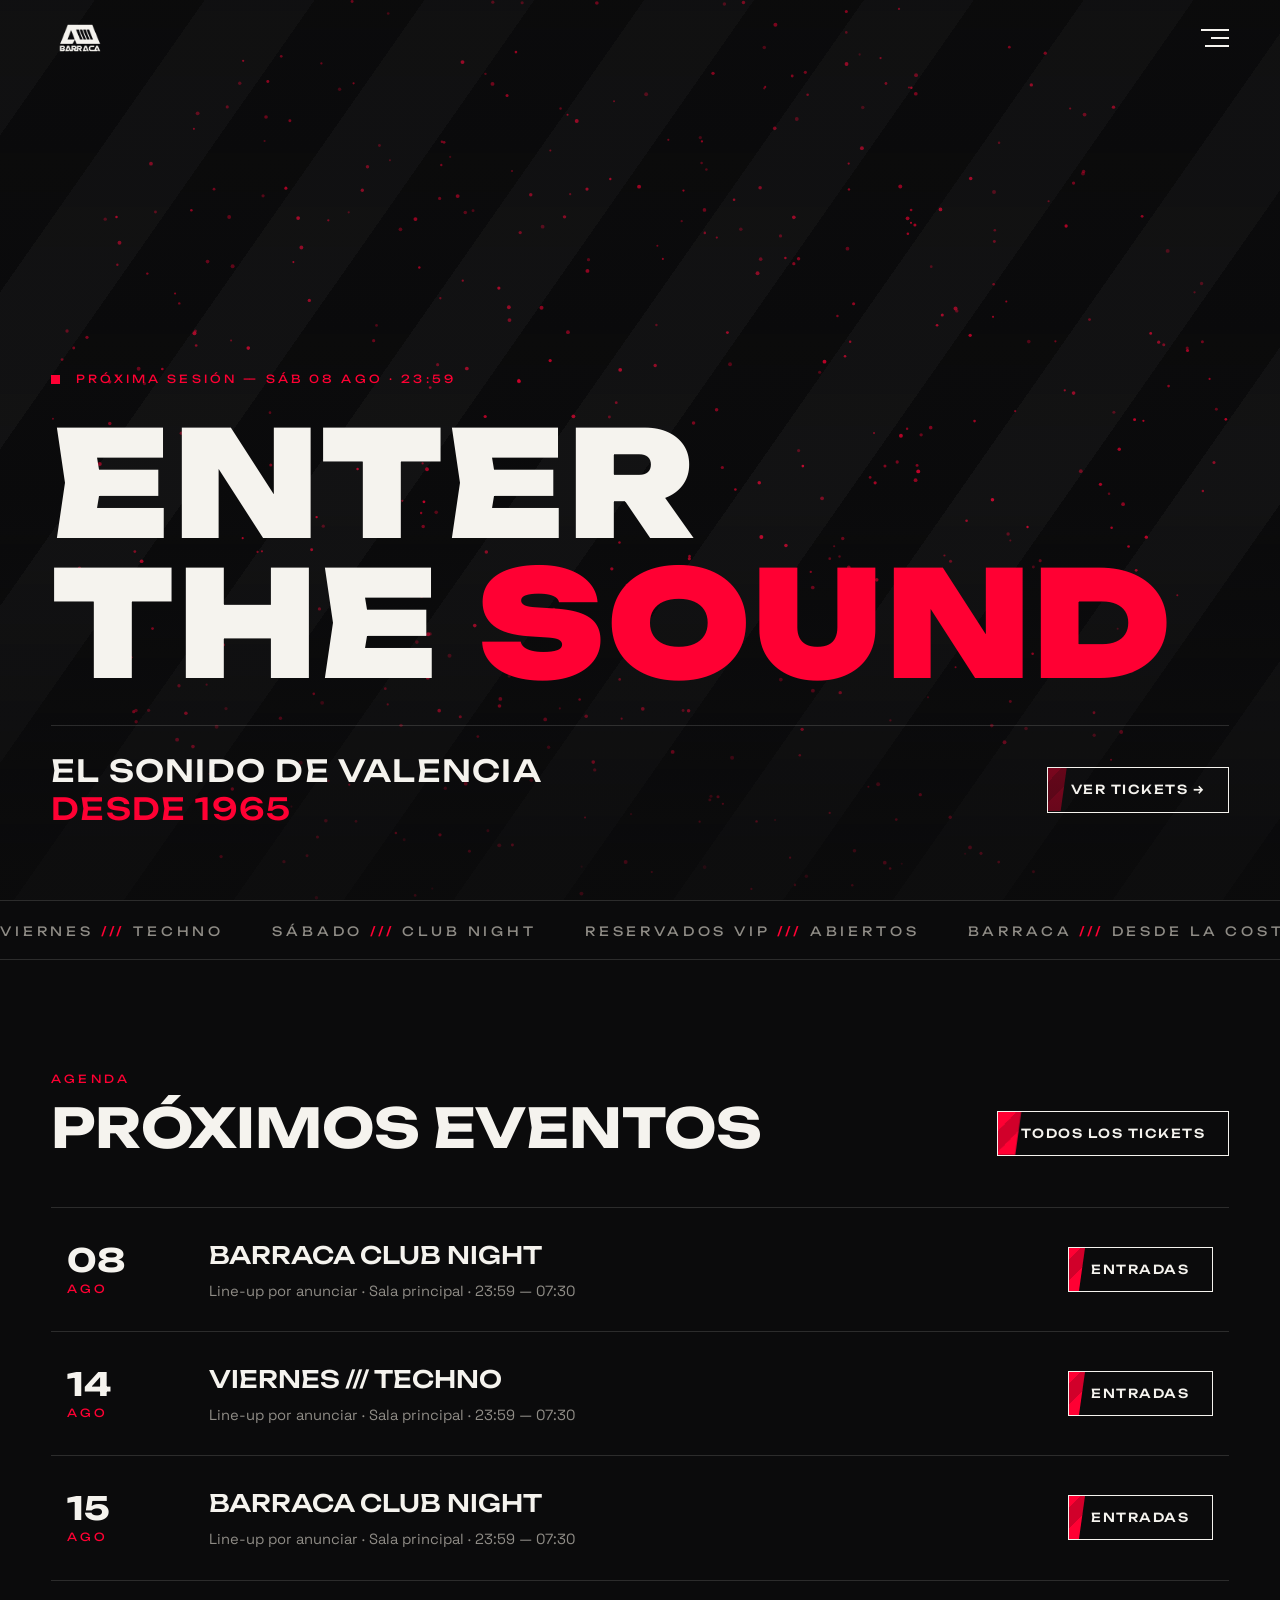
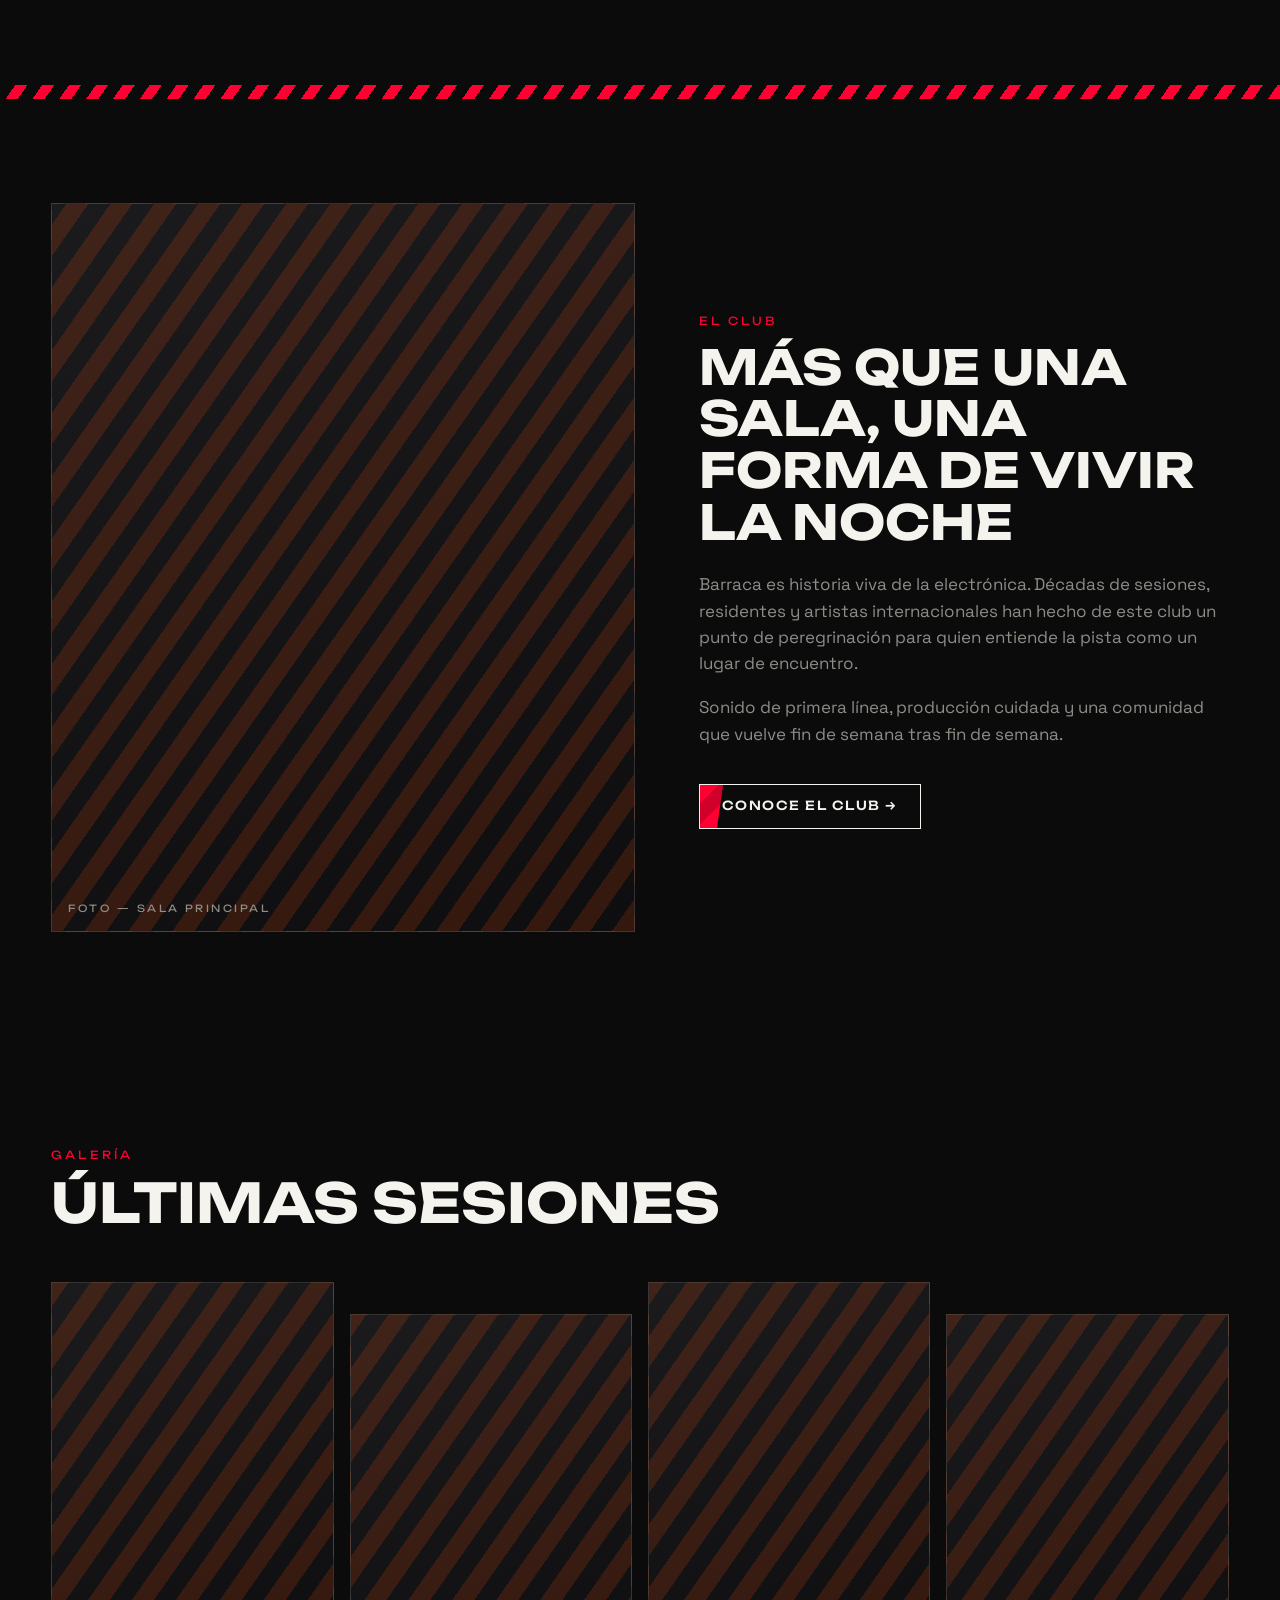
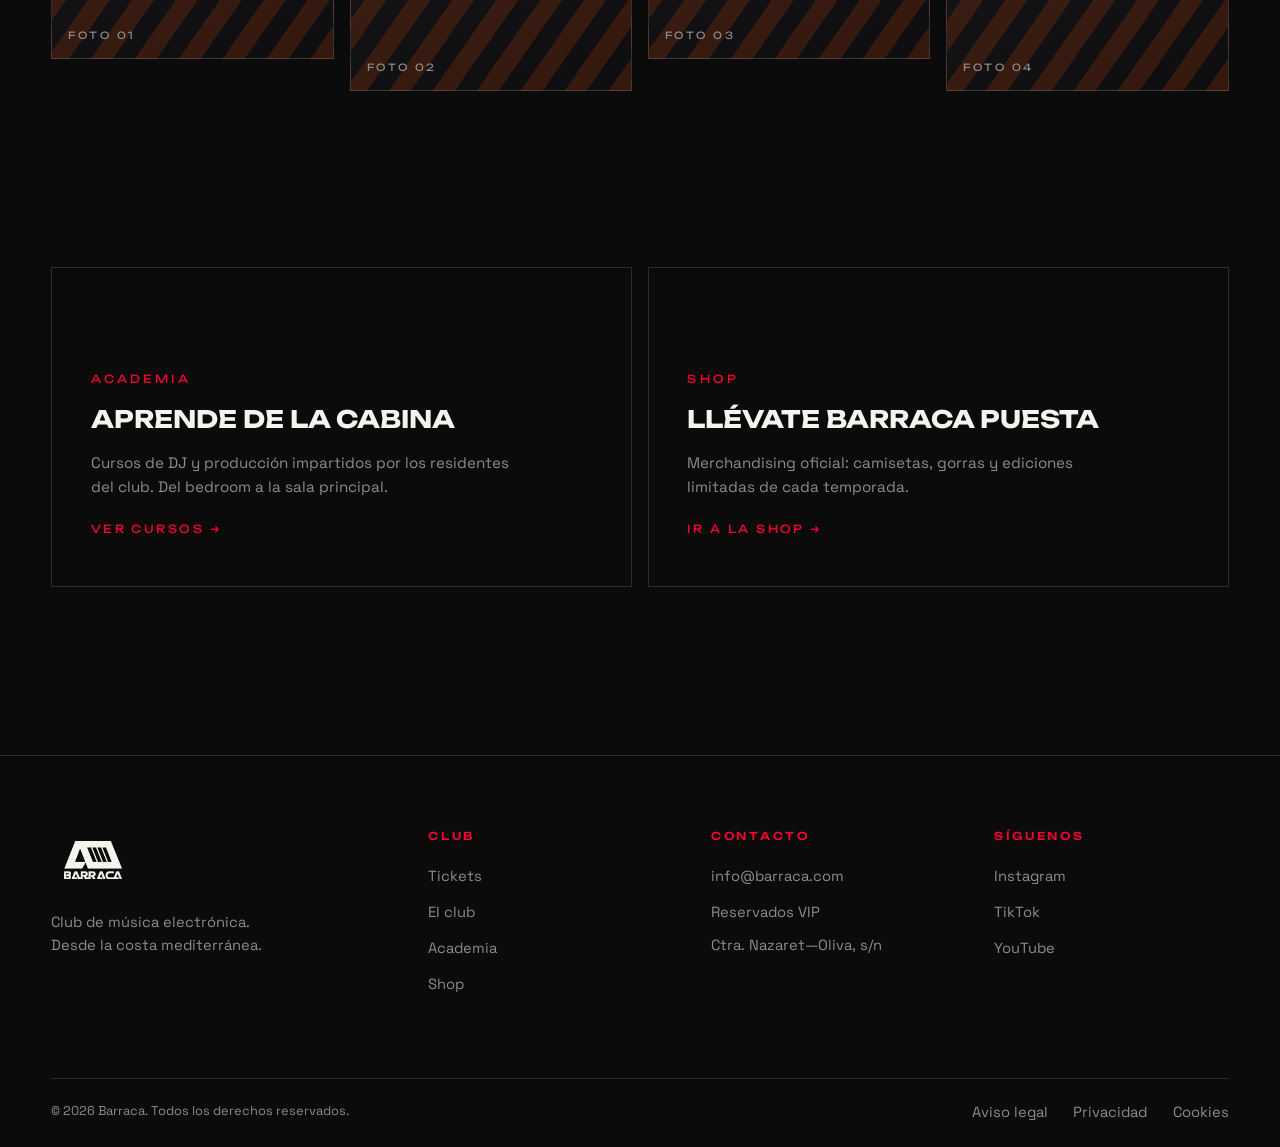
<file: index.html>
<!DOCTYPE html>
<html lang="es">

<head>
  <meta charset="UTF-8" />
  <meta name="viewport" content="width=device-width, initial-scale=1.0" />
  <title>BARRACA — Club</title>
  <meta name="description" content="Barraca. Club, música electrónica y cultura de baile. Tickets, academia y shop." />
  <link rel="icon" href="assets/logo-white.png" />
  <link rel="preconnect" href="https://fonts.googleapis.com" />
  <link rel="preconnect" href="https://fonts.gstatic.com" crossorigin />
  <link
    href="https://fonts.googleapis.com/css2?family=Unbounded:wght@400;500;700;900&family=Space+Grotesk:wght@400;500&display=swap"
    rel="stylesheet" />
  <link rel="stylesheet" href="styles.css" />
</head>

<body>

  <!-- ======== HEADER FIJO ======== -->
  <header class="header">
    <div class="header__inner">
      <a class="header__logo" href="index.html" aria-label="Barraca — inicio">
        <img src="assets/logo-white.png" alt="Barraca" />
      </a>

      <div class="menu">
        <nav class="nav" aria-label="Principal">
          <a href="tickets.html">Tickets</a>
          <a href="club.html">Club</a>
          <a href="academia.html">Academia</a>
          <a href="shop.html">Shop</a>
        </nav>

        <button class="burger" aria-label="Menú" aria-expanded="false">
          <span></span><span></span><span></span>
        </button>
      </div>
    </div>
  </header>

  <main>

    <!-- ======== HERO ======== -->
    <section class="hero">
      <div class="hero__stripes" aria-hidden="true"></div>
      <div class="hero__media" aria-hidden="true">
        <!--
          VÍDEO DE FONDO: descomenta y pon tu archivo en assets/hero.mp4
          (MP4/WebM comprimido, idealmente < 8 MB, sin audio)

        <video autoplay muted loop playsinline poster="assets/hero-poster.jpg">
          <source src="assets/hero.mp4" type="video/mp4" />
        </video>
        -->
      </div>

      <div class="hero__inner wrap">
        <div class="hero__next">
          <span class="dot" aria-hidden="true"></span>
          <span class="eyebrow">Próxima sesión — Sáb 08 Ago · 23:59</span>
        </div>

        <h1 class="hero__title">
          Enter<br />
          the <span class="fina">sound</span>
        </h1>

        <div class="hero__meta">
          <p class="hero__claim">
            El sonido de Valencia <span>desde 1965</span>
          </p>
          <a class="btn" href="tickets.html">Ver tickets →</a>
        </div>
      </div>
    </section>

    <!-- ======== MARQUEE ======== -->
    <div class="marquee" aria-hidden="true">
      <div class="marquee__track">
        <span>Viernes <b>///</b> Techno</span>
        <span>Sábado <b>///</b> Club Night</span>
        <span>Reservados VIP <b>///</b> Abiertos</span>
        <span>Barraca <b>///</b> Desde la costa</span>
        <span>Viernes <b>///</b> Techno</span>
        <span>Sábado <b>///</b> Club Night</span>
        <span>Reservados VIP <b>///</b> Abiertos</span>
        <span>Barraca <b>///</b> Desde la costa</span>
      </div>
    </div>

    <!-- ======== PRÓXIMOS EVENTOS ======== -->
    <section class="section">
      <div class="wrap">
        <div class="section__head reveal">
          <div>
            <span class="eyebrow">Agenda</span>
            <h2>Próximos eventos</h2>
          </div>
          <a class="btn" href="tickets.html">Todos los tickets</a>
        </div>

        <article class="evento reveal">
          <div class="evento__fecha">
            <span class="dia">08</span>
            <span class="mes">Ago</span>
          </div>
          <div>
            <h3 class="evento__nombre">Barraca Club Night</h3>
            <p class="evento__lineup">Line-up por anunciar · Sala principal · 23:59 — 07:30</p>
          </div>
          <a class="btn" href="tickets.html">Entradas</a>
        </article>

        <article class="evento reveal">
          <div class="evento__fecha">
            <span class="dia">14</span>
            <span class="mes">Ago</span>
          </div>
          <div>
            <h3 class="evento__nombre">Viernes /// Techno</h3>
            <p class="evento__lineup">Line-up por anunciar · Sala principal · 23:59 — 07:30</p>
          </div>
          <a class="btn" href="tickets.html">Entradas</a>
        </article>

        <article class="evento reveal">
          <div class="evento__fecha">
            <span class="dia">15</span>
            <span class="mes">Ago</span>
          </div>
          <div>
            <h3 class="evento__nombre">Barraca Club Night</h3>
            <p class="evento__lineup">Line-up por anunciar · Sala principal · 23:59 — 07:30</p>
          </div>
          <a class="btn" href="tickets.html">Entradas</a>
        </article>
      </div>
    </section>

    <div class="stripes" aria-hidden="true"></div>

    <!-- ======== EL CLUB ======== -->
    <section class="section">
      <div class="wrap split">
        <div class="media-ph reveal" data-label="Foto — sala principal" role="img"
          aria-label="Interior de la sala principal de Barraca"></div>
        <div class="reveal">
          <span class="eyebrow">El club</span>
          <h2>Más que una sala, una forma de vivir la noche</h2>
          <p>
            Barraca es historia viva de la electrónica. Décadas de sesiones, residentes
            y artistas internacionales han hecho de este club un punto de peregrinación
            para quien entiende la pista como un lugar de encuentro.
          </p>
          <p>
            Sonido de primera línea, producción cuidada y una comunidad que vuelve
            fin de semana tras fin de semana.
          </p>
          <a class="btn" href="club.html">Conoce el club →</a>
        </div>
      </div>
    </section>

    <!-- ======== GALERÍA ======== -->
    <section class="section">
      <div class="wrap">
        <div class="section__head reveal">
          <div>
            <span class="eyebrow">Galería</span>
            <h2>Últimas sesiones</h2>
          </div>
        </div>
        <div class="galeria">
          <div class="media-ph reveal" data-label="Foto 01"></div>
          <div class="media-ph reveal" data-label="Foto 02"></div>
          <div class="media-ph reveal" data-label="Foto 03"></div>
          <div class="media-ph reveal" data-label="Foto 04"></div>
        </div>
      </div>
    </section>

    <!-- ======== ACADEMIA + SHOP ======== -->
    <section class="section">
      <div class="wrap duo">
        <a class="card reveal" href="academia.html">
          <span class="eyebrow">Academia</span>
          <h3>Aprende de la cabina</h3>
          <p>Cursos de DJ y producción impartidos por los residentes del club. Del bedroom a la sala principal.</p>
          <span class="link">Ver cursos →</span>
        </a>
        <a class="card reveal" href="shop.html">
          <span class="eyebrow">Shop</span>
          <h3>Llévate Barraca puesta</h3>
          <p>Merchandising oficial: camisetas, gorras y ediciones limitadas de cada temporada.</p>
          <span class="link">Ir a la shop →</span>
        </a>
      </div>
    </section>

  </main>

  <!-- ======== FOOTER ======== -->
  <footer class="footer">
    <div class="wrap footer__main">
      <div>
        <img src="assets/logo-white.png" alt="Barraca" />
        <p>Club de música electrónica.<br />Desde la costa mediterránea.</p>
      </div>
      <div>
        <h4>Club</h4>
        <ul>
          <li><a href="tickets.html">Tickets</a></li>
          <li><a href="club.html">El club</a></li>
          <li><a href="academia.html">Academia</a></li>
          <li><a href="shop.html">Shop</a></li>
        </ul>
      </div>
      <div>
        <h4>Contacto</h4>
        <ul>
          <li><a href="mailto:info@barraca.com">info@barraca.com</a></li>
          <li><a href="tickets.html">Reservados VIP</a></li>
          <li>
            <p>Ctra. Nazaret—Oliva, s/n</p>
          </li>
        </ul>
      </div>
      <div>
        <h4>Síguenos</h4>
        <ul>
          <li><a href="#" rel="noopener">Instagram</a></li>
          <li><a href="#" rel="noopener">TikTok</a></li>
          <li><a href="#" rel="noopener">YouTube</a></li>
        </ul>
      </div>
    </div>
    <div class="wrap footer__legal">
      <span>© 2026 Barraca. Todos los derechos reservados.</span>
      <nav aria-label="Legal">
        <a href="#">Aviso legal</a>
        <a href="#">Privacidad</a>
        <a href="#">Cookies</a>
      </nav>
    </div>
  </footer>

  <script src="script.js"></script>

  <script src="https://identity.netlify.com/v1/netlify-identity-widget.js"></script>

  <script>
    if (window.netlifyIdentity) {
      window.netlifyIdentity.on("init", user => {
        if (!user) {
          window.netlifyIdentity.on("login", () => {
            document.location.href = "/admin/";
          });
        }
      });
    }
  </script>
</body>
</html>
</file>
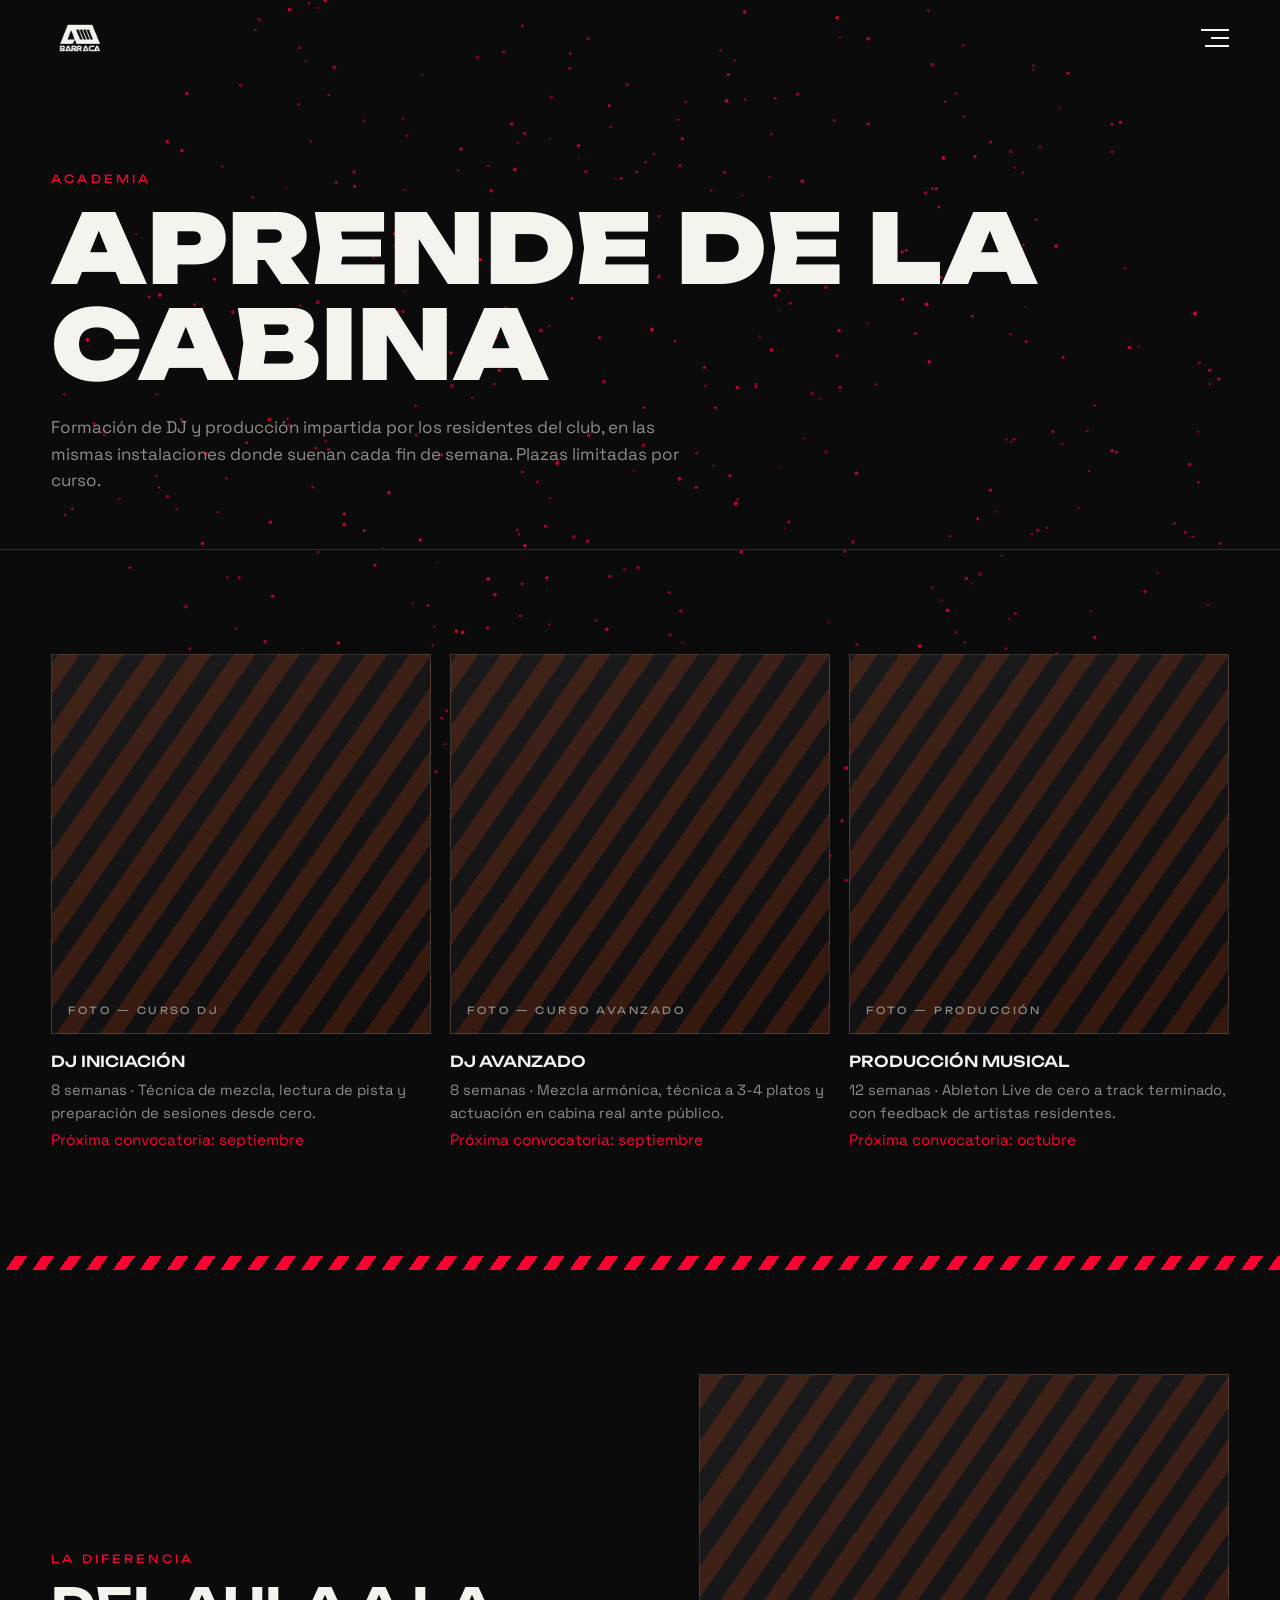
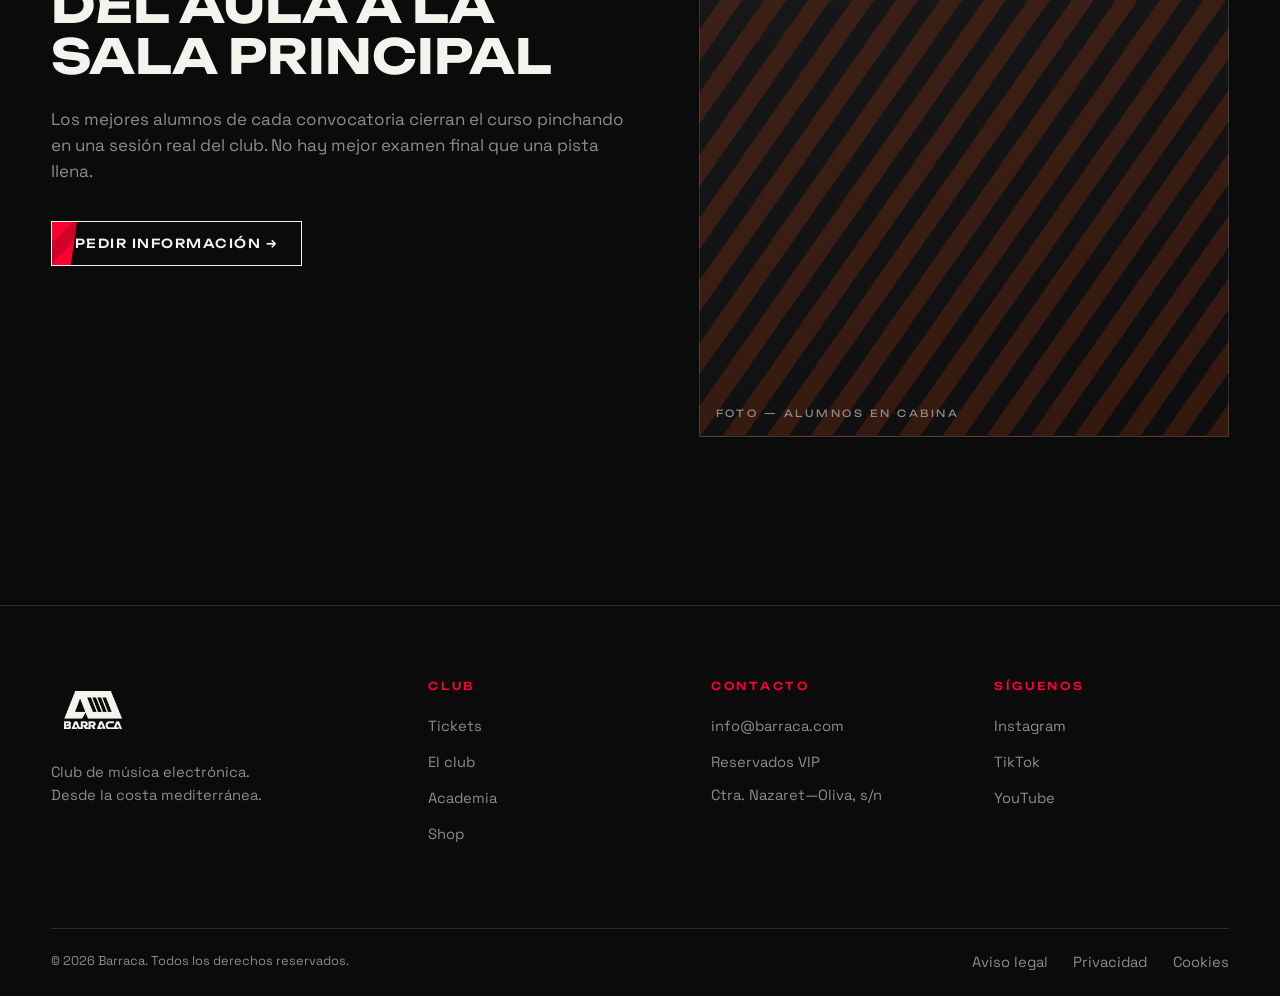
<file: academia.html>
<!DOCTYPE html>
<html lang="es">
<head>
  <meta charset="UTF-8" />
  <meta name="viewport" content="width=device-width, initial-scale=1.0" />
  <title>Academia — BARRACA</title>
  <meta name="description" content="Cursos de DJ y producción musical impartidos por los residentes de Barraca." />
  <link rel="icon" href="assets/logo-white.png" />
  <link rel="preconnect" href="https://fonts.googleapis.com" />
  <link rel="preconnect" href="https://fonts.gstatic.com" crossorigin />
  <link href="https://fonts.googleapis.com/css2?family=Unbounded:wght@400;500;700;900&family=Space+Grotesk:wght@400;500&display=swap" rel="stylesheet" />
  <link rel="stylesheet" href="styles.css" />
</head>
<body>

  <header class="header is-scrolled">
    <div class="header__inner">
      <a class="header__logo" href="index.html" aria-label="Barraca — inicio">
        <img src="assets/logo-white.png" alt="Barraca" />
      </a>
      <div class="menu">
        <nav class="nav" aria-label="Principal">
          <a href="tickets.html">Tickets</a>
          <a href="club.html">Club</a>
          <a href="academia.html" aria-current="page">Academia</a>
          <a href="shop.html">Shop</a>
        </nav>
        <button class="burger" aria-label="Menú" aria-expanded="false">
          <span></span><span></span><span></span>
        </button>
      </div>
    </div>
  </header>

  <main>
    <section class="page-hero">
      <div class="wrap">
        <span class="eyebrow">Academia</span>
        <h1>Aprende de la cabina</h1>
        <p>
          Formación de DJ y producción impartida por los residentes del club, en las
          mismas instalaciones donde suenan cada fin de semana. Plazas limitadas por curso.
        </p>
      </div>
    </section>

    <section class="section">
      <div class="wrap grid-3">
        <div class="producto reveal">
          <div class="media-ph" data-label="Foto — curso DJ"></div>
          <h3>DJ Iniciación</h3>
          <p class="evento__lineup">8 semanas · Técnica de mezcla, lectura de pista y preparación de sesiones desde cero.</p>
          <p class="precio">Próxima convocatoria: septiembre</p>
        </div>
        <div class="producto reveal">
          <div class="media-ph" data-label="Foto — curso avanzado"></div>
          <h3>DJ Avanzado</h3>
          <p class="evento__lineup">8 semanas · Mezcla armónica, técnica a 3-4 platos y actuación en cabina real ante público.</p>
          <p class="precio">Próxima convocatoria: septiembre</p>
        </div>
        <div class="producto reveal">
          <div class="media-ph" data-label="Foto — producción"></div>
          <h3>Producción musical</h3>
          <p class="evento__lineup">12 semanas · Ableton Live de cero a track terminado, con feedback de artistas residentes.</p>
          <p class="precio">Próxima convocatoria: octubre</p>
        </div>
      </div>
    </section>

    <div class="stripes" aria-hidden="true"></div>

    <section class="section">
      <div class="wrap split">
        <div class="reveal">
          <span class="eyebrow">La diferencia</span>
          <h2>Del aula a la sala principal</h2>
          <p>
            Los mejores alumnos de cada convocatoria cierran el curso pinchando en una
            sesión real del club. No hay mejor examen final que una pista llena.
          </p>
          <a class="btn" href="mailto:academia@barraca.com">Pedir información →</a>
        </div>
        <div class="media-ph reveal" data-label="Foto — alumnos en cabina" role="img" aria-label="Alumnos de la academia en la cabina del club"></div>
      </div>
    </section>
  </main>

  <footer class="footer">
    <div class="wrap footer__main">
      <div>
        <img src="assets/logo-white.png" alt="Barraca" />
        <p>Club de música electrónica.<br />Desde la costa mediterránea.</p>
      </div>
      <div>
        <h4>Club</h4>
        <ul>
          <li><a href="tickets.html">Tickets</a></li>
          <li><a href="club.html">El club</a></li>
          <li><a href="academia.html">Academia</a></li>
          <li><a href="shop.html">Shop</a></li>
        </ul>
      </div>
      <div>
        <h4>Contacto</h4>
        <ul>
          <li><a href="mailto:info@barraca.com">info@barraca.com</a></li>
          <li><a href="tickets.html">Reservados VIP</a></li>
          <li><p>Ctra. Nazaret—Oliva, s/n</p></li>
        </ul>
      </div>
      <div>
        <h4>Síguenos</h4>
        <ul>
          <li><a href="#" rel="noopener">Instagram</a></li>
          <li><a href="#" rel="noopener">TikTok</a></li>
          <li><a href="#" rel="noopener">YouTube</a></li>
        </ul>
      </div>
    </div>
    <div class="wrap footer__legal">
      <span>© 2026 Barraca. Todos los derechos reservados.</span>
      <nav aria-label="Legal">
        <a href="#">Aviso legal</a>
        <a href="#">Privacidad</a>
        <a href="#">Cookies</a>
      </nav>
    </div>
  </footer>

  <script src="script.js"></script>
</body>
</html>
</file>
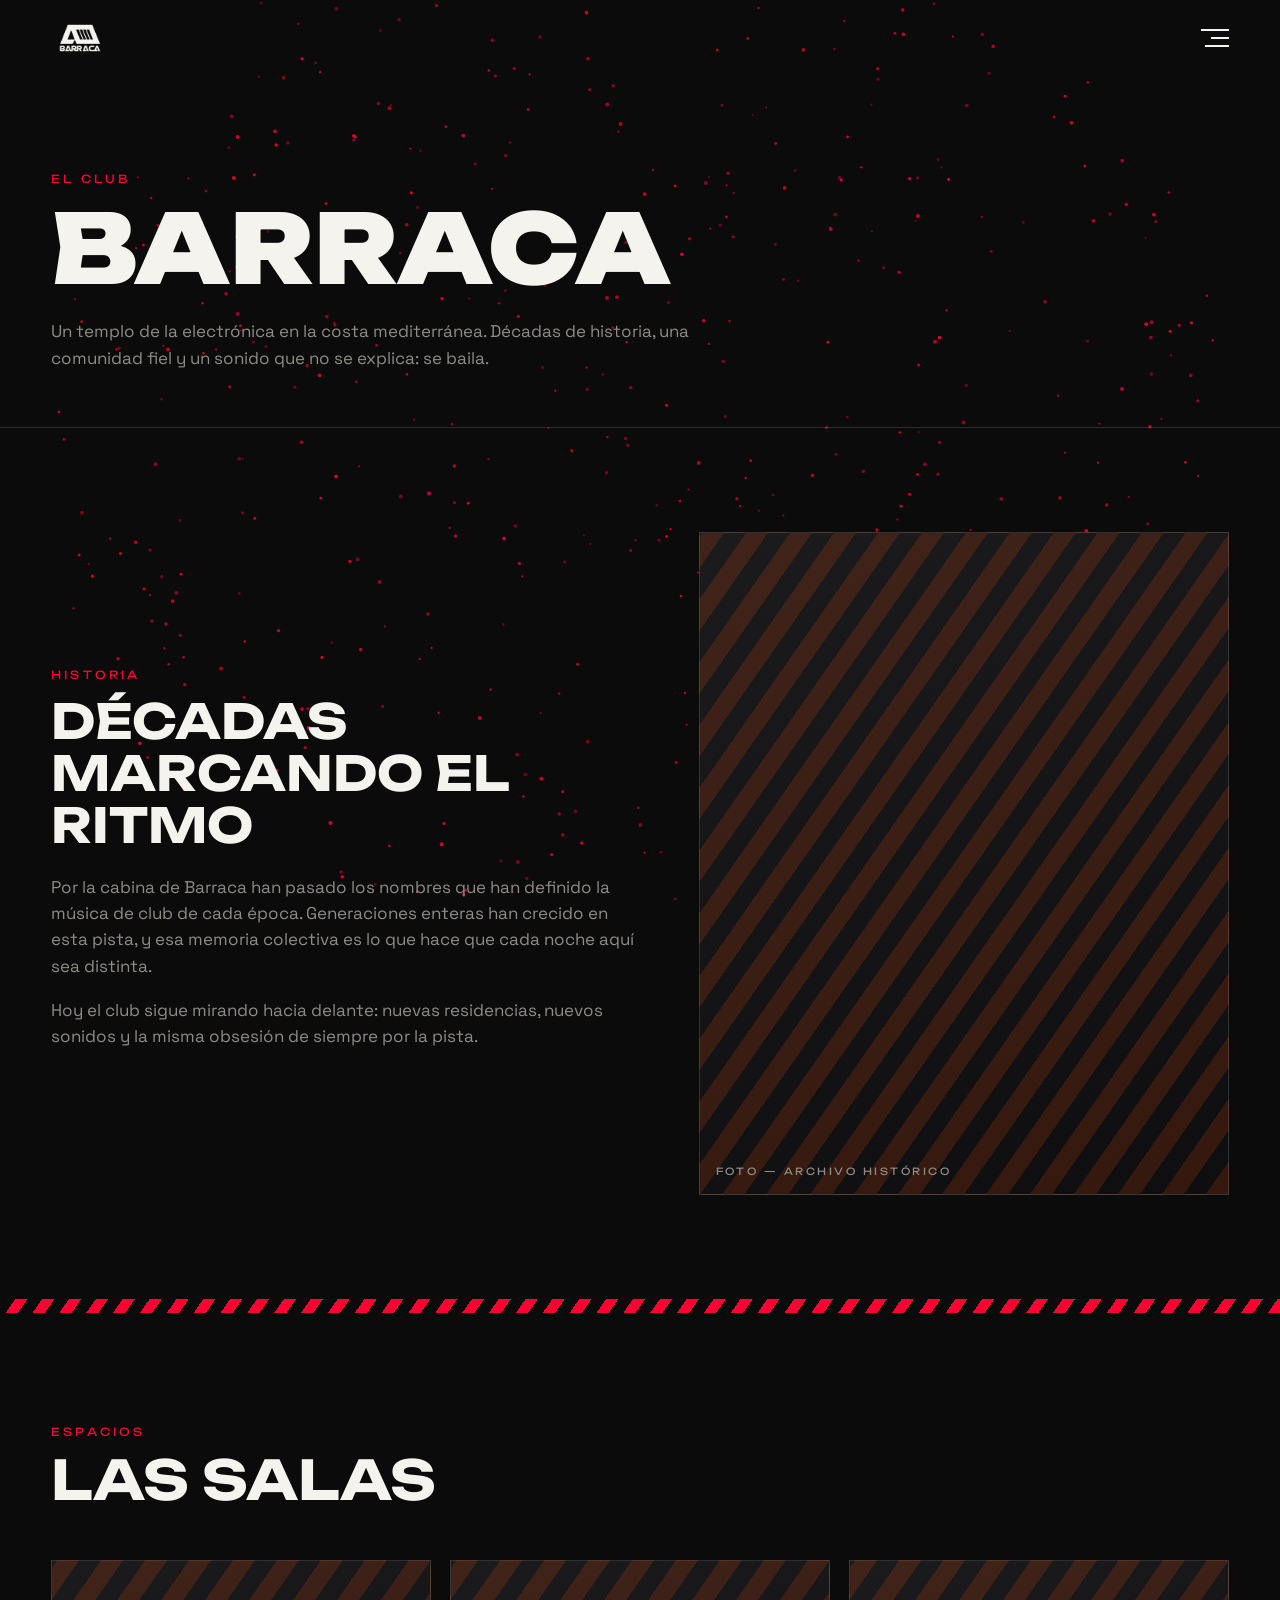
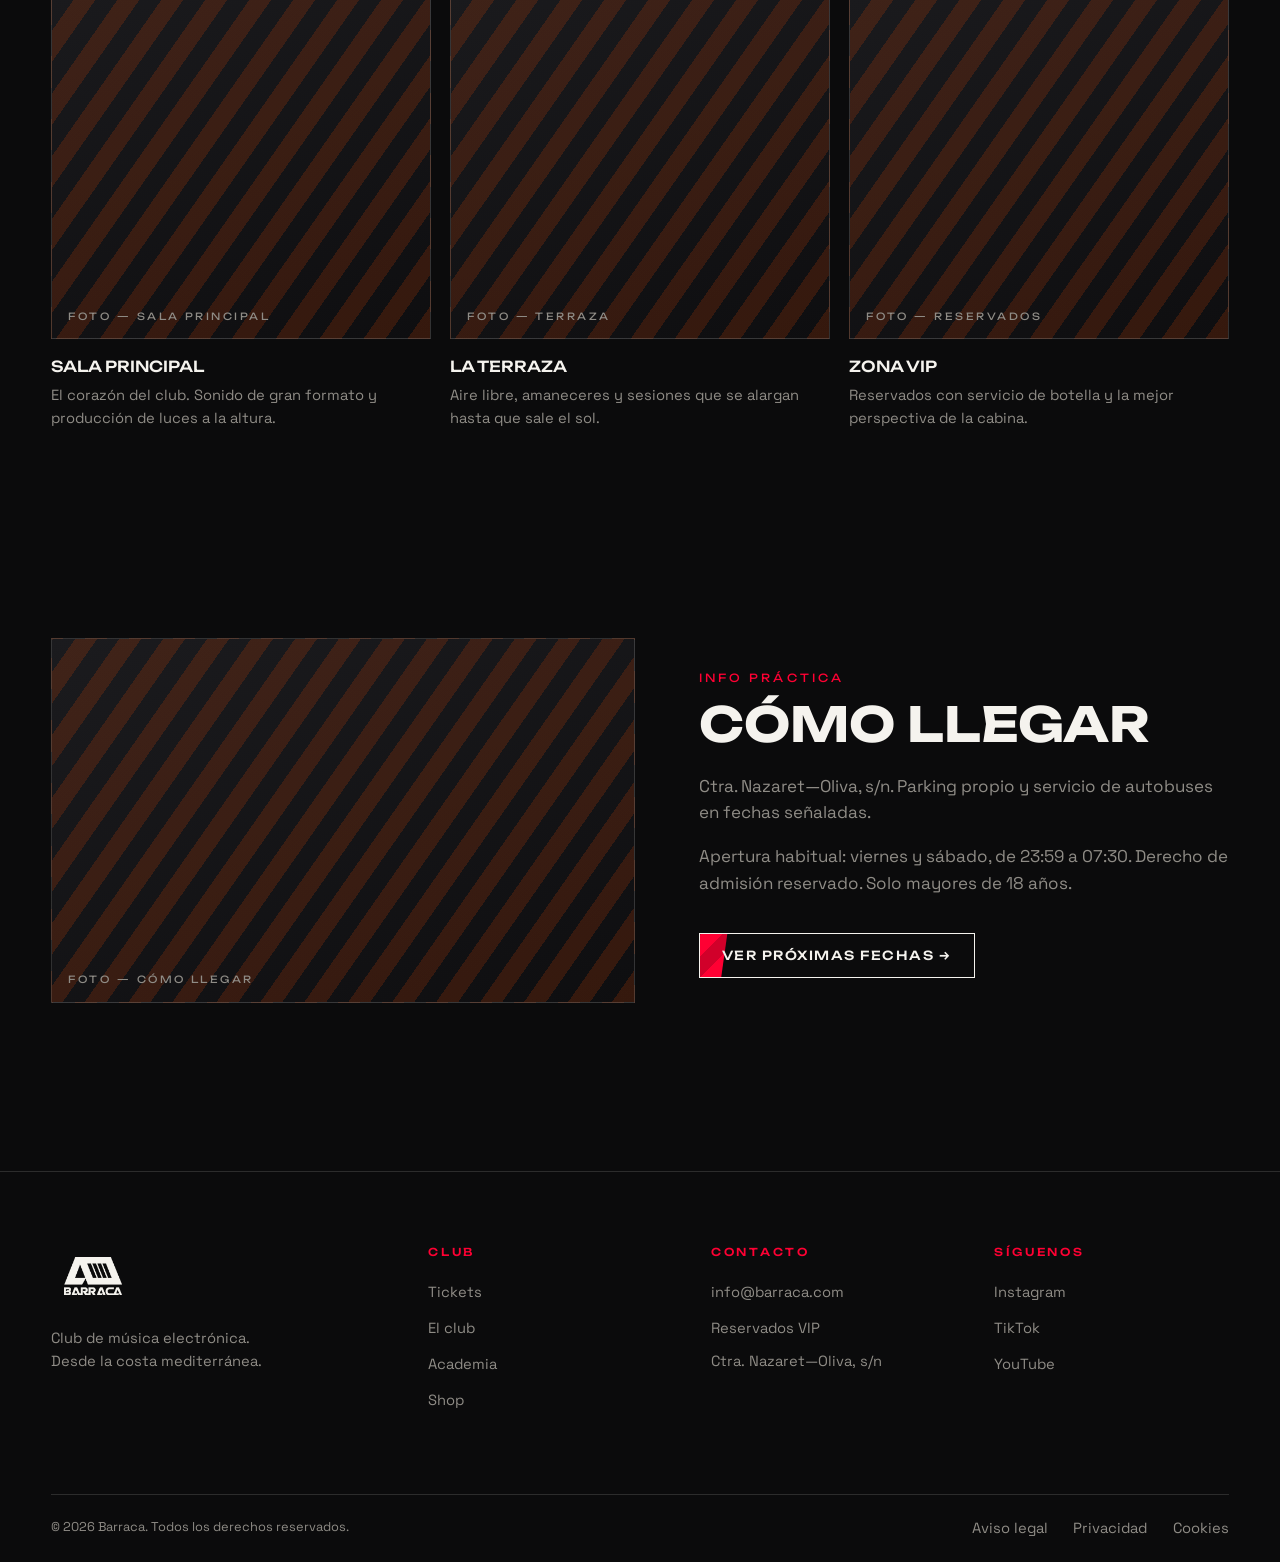
<file: club.html>
<!DOCTYPE html>
<html lang="es">
<head>
  <meta charset="UTF-8" />
  <meta name="viewport" content="width=device-width, initial-scale=1.0" />
  <title>El club — BARRACA</title>
  <meta name="description" content="Historia, salas y sonido de Barraca." />
  <link rel="icon" href="assets/logo-white.png" />
  <link rel="preconnect" href="https://fonts.googleapis.com" />
  <link rel="preconnect" href="https://fonts.gstatic.com" crossorigin />
  <link href="https://fonts.googleapis.com/css2?family=Unbounded:wght@400;500;700;900&family=Space+Grotesk:wght@400;500&display=swap" rel="stylesheet" />
  <link rel="stylesheet" href="styles.css" />
</head>
<body>

  <header class="header is-scrolled">
    <div class="header__inner">
      <a class="header__logo" href="index.html" aria-label="Barraca — inicio">
        <img src="assets/logo-white.png" alt="Barraca" />
      </a>
      <div class="menu">
        <nav class="nav" aria-label="Principal">
          <a href="tickets.html">Tickets</a>
          <a href="club.html" aria-current="page">Club</a>
          <a href="academia.html">Academia</a>
          <a href="shop.html">Shop</a>
        </nav>
        <button class="burger" aria-label="Menú" aria-expanded="false">
          <span></span><span></span><span></span>
        </button>
      </div>
    </div>
  </header>

  <main>
    <section class="page-hero">
      <div class="wrap">
        <span class="eyebrow">El club</span>
        <h1>Barraca</h1>
        <p>
          Un templo de la electrónica en la costa mediterránea. Décadas de historia,
          una comunidad fiel y un sonido que no se explica: se baila.
        </p>
      </div>
    </section>

    <section class="section">
      <div class="wrap split">
        <div class="reveal">
          <span class="eyebrow">Historia</span>
          <h2>Décadas marcando el ritmo</h2>
          <p>
            Por la cabina de Barraca han pasado los nombres que han definido la música
            de club de cada época. Generaciones enteras han crecido en esta pista, y esa
            memoria colectiva es lo que hace que cada noche aquí sea distinta.
          </p>
          <p>
            Hoy el club sigue mirando hacia delante: nuevas residencias, nuevos sonidos
            y la misma obsesión de siempre por la pista.
          </p>
        </div>
        <div class="media-ph reveal" data-label="Foto — archivo histórico" role="img" aria-label="Imagen de archivo del club"></div>
      </div>
    </section>

    <div class="stripes" aria-hidden="true"></div>

    <section class="section">
      <div class="wrap">
        <div class="section__head reveal">
          <div>
            <span class="eyebrow">Espacios</span>
            <h2>Las salas</h2>
          </div>
        </div>
        <div class="grid-3">
          <div class="producto reveal">
            <div class="media-ph" data-label="Foto — sala principal"></div>
            <h3>Sala principal</h3>
            <p class="evento__lineup">El corazón del club. Sonido de gran formato y producción de luces a la altura.</p>
          </div>
          <div class="producto reveal">
            <div class="media-ph" data-label="Foto — terraza"></div>
            <h3>La terraza</h3>
            <p class="evento__lineup">Aire libre, amaneceres y sesiones que se alargan hasta que sale el sol.</p>
          </div>
          <div class="producto reveal">
            <div class="media-ph" data-label="Foto — reservados"></div>
            <h3>Zona VIP</h3>
            <p class="evento__lineup">Reservados con servicio de botella y la mejor perspectiva de la cabina.</p>
          </div>
        </div>
      </div>
    </section>

    <section class="section">
      <div class="wrap split">
        <div class="media-ph media-ph--wide reveal" data-label="Foto — cómo llegar" role="img" aria-label="Exterior del club"></div>
        <div class="reveal">
          <span class="eyebrow">Info práctica</span>
          <h2>Cómo llegar</h2>
          <p>Ctra. Nazaret—Oliva, s/n. Parking propio y servicio de autobuses en fechas señaladas.</p>
          <p>Apertura habitual: viernes y sábado, de 23:59 a 07:30. Derecho de admisión reservado. Solo mayores de 18 años.</p>
          <a class="btn" href="tickets.html">Ver próximas fechas →</a>
        </div>
      </div>
    </section>
  </main>

  <footer class="footer">
    <div class="wrap footer__main">
      <div>
        <img src="assets/logo-white.png" alt="Barraca" />
        <p>Club de música electrónica.<br />Desde la costa mediterránea.</p>
      </div>
      <div>
        <h4>Club</h4>
        <ul>
          <li><a href="tickets.html">Tickets</a></li>
          <li><a href="club.html">El club</a></li>
          <li><a href="academia.html">Academia</a></li>
          <li><a href="shop.html">Shop</a></li>
        </ul>
      </div>
      <div>
        <h4>Contacto</h4>
        <ul>
          <li><a href="mailto:info@barraca.com">info@barraca.com</a></li>
          <li><a href="tickets.html">Reservados VIP</a></li>
          <li><p>Ctra. Nazaret—Oliva, s/n</p></li>
        </ul>
      </div>
      <div>
        <h4>Síguenos</h4>
        <ul>
          <li><a href="#" rel="noopener">Instagram</a></li>
          <li><a href="#" rel="noopener">TikTok</a></li>
          <li><a href="#" rel="noopener">YouTube</a></li>
        </ul>
      </div>
    </div>
    <div class="wrap footer__legal">
      <span>© 2026 Barraca. Todos los derechos reservados.</span>
      <nav aria-label="Legal">
        <a href="#">Aviso legal</a>
        <a href="#">Privacidad</a>
        <a href="#">Cookies</a>
      </nav>
    </div>
  </footer>

  <script src="script.js"></script>
</body>
</html>
</file>
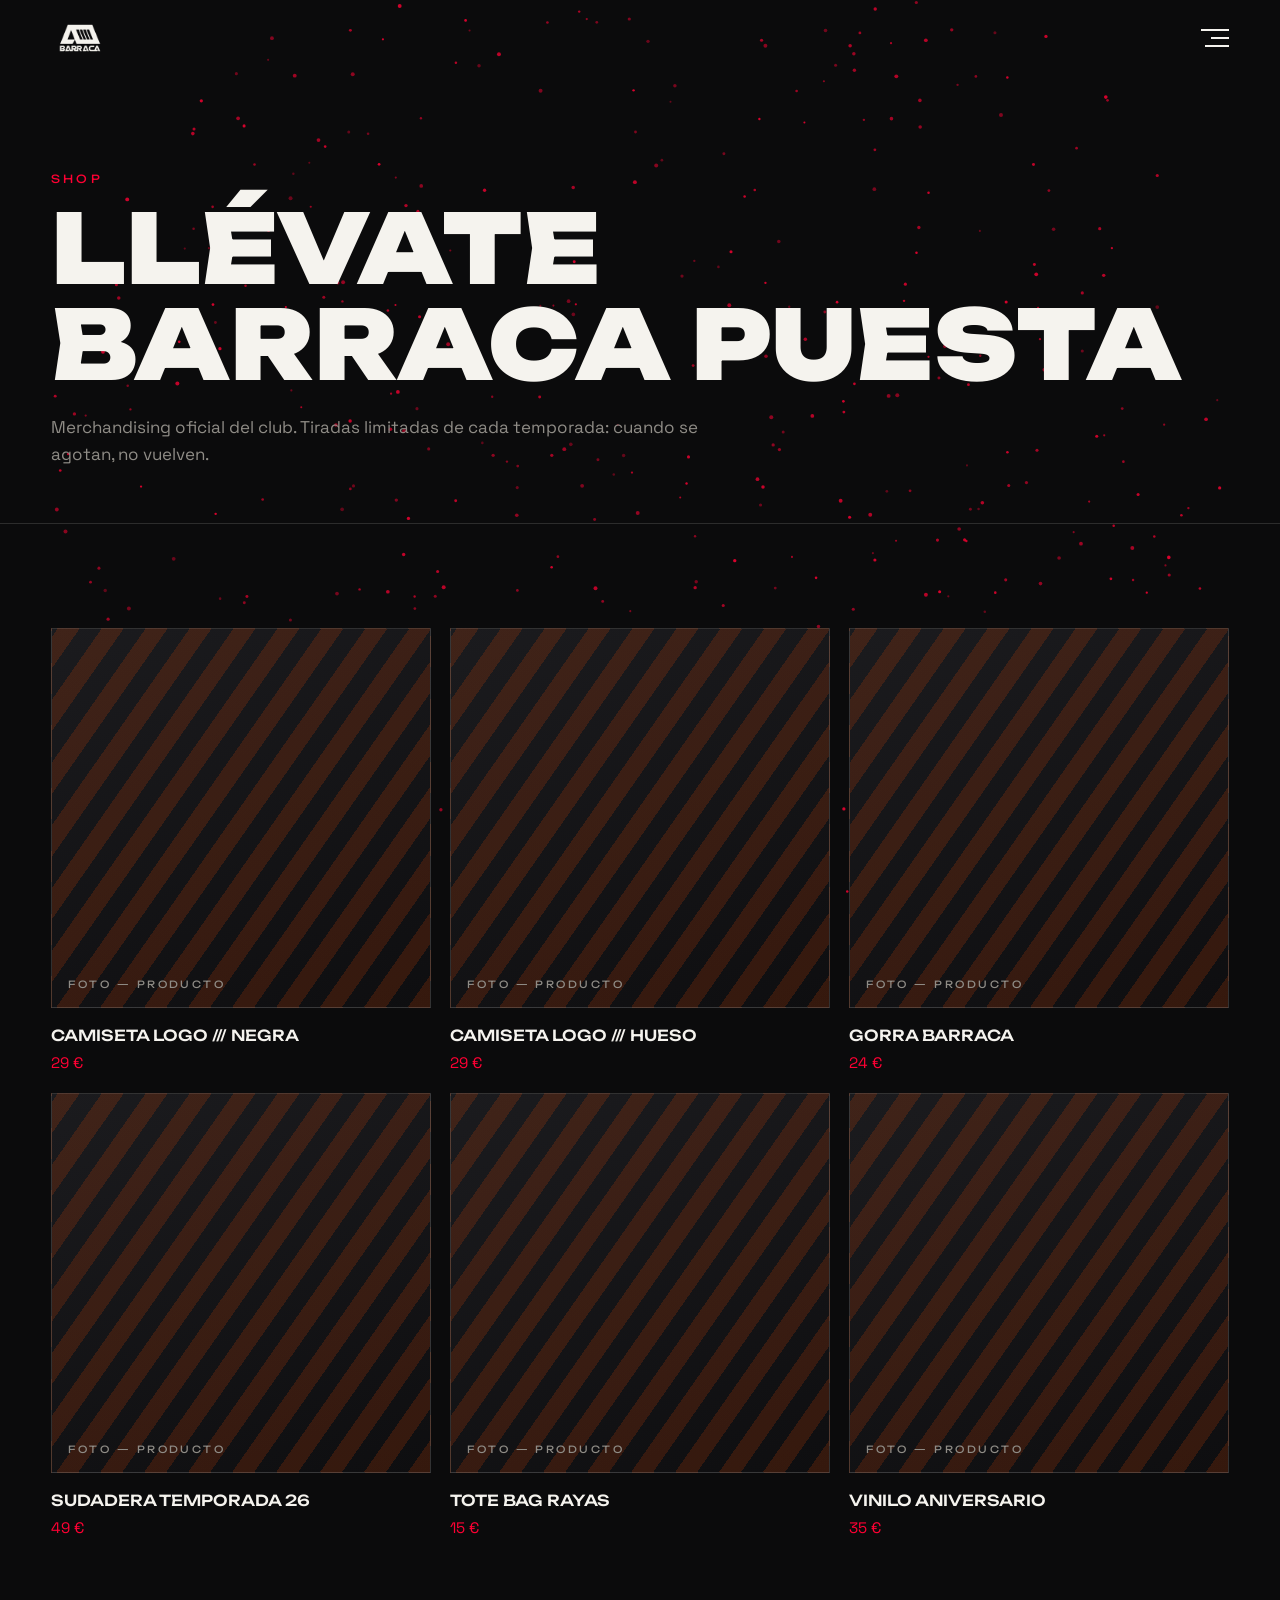
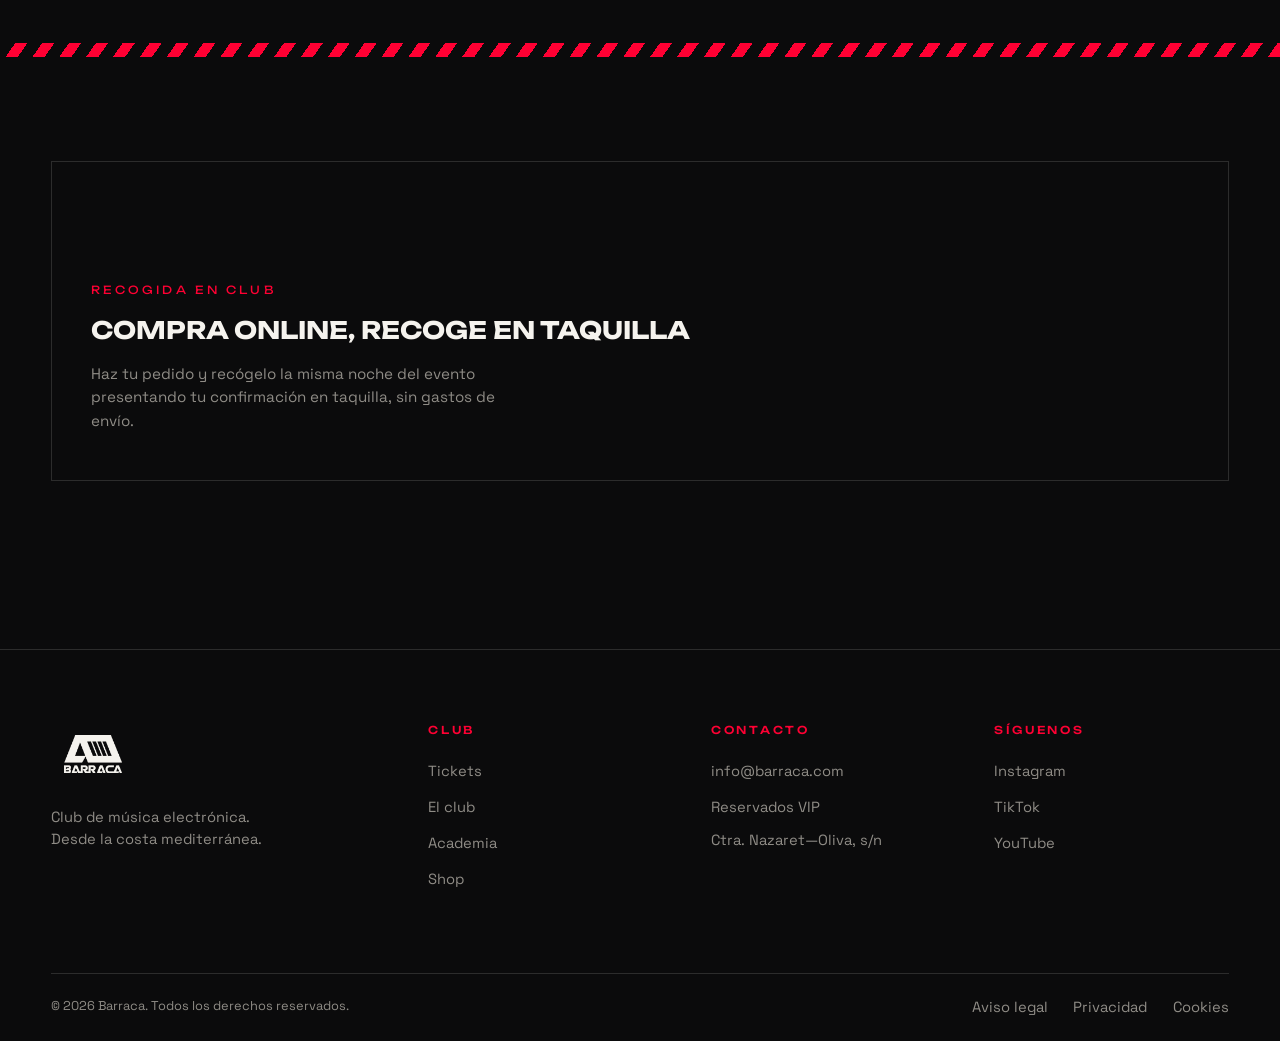
<file: shop.html>
<!DOCTYPE html>
<html lang="es">
<head>
  <meta charset="UTF-8" />
  <meta name="viewport" content="width=device-width, initial-scale=1.0" />
  <title>Shop — BARRACA</title>
  <meta name="description" content="Merchandising oficial de Barraca: camisetas, gorras y ediciones limitadas." />
  <link rel="icon" href="assets/logo-white.png" />
  <link rel="preconnect" href="https://fonts.googleapis.com" />
  <link rel="preconnect" href="https://fonts.gstatic.com" crossorigin />
  <link href="https://fonts.googleapis.com/css2?family=Unbounded:wght@400;500;700;900&family=Space+Grotesk:wght@400;500&display=swap" rel="stylesheet" />
  <link rel="stylesheet" href="styles.css" />
</head>
<body>

  <header class="header is-scrolled">
    <div class="header__inner">
      <a class="header__logo" href="index.html" aria-label="Barraca — inicio">
        <img src="assets/logo-white.png" alt="Barraca" />
      </a>
      <div class="menu">
        <nav class="nav" aria-label="Principal">
          <a href="tickets.html">Tickets</a>
          <a href="club.html">Club</a>
          <a href="academia.html">Academia</a>
          <a href="shop.html" aria-current="page">Shop</a>
        </nav>
        <button class="burger" aria-label="Menú" aria-expanded="false">
          <span></span><span></span><span></span>
        </button>
      </div>
    </div>
  </header>

  <main>
    <section class="page-hero">
      <div class="wrap">
        <span class="eyebrow">Shop</span>
        <h1>Llévate Barraca puesta</h1>
        <p>
          Merchandising oficial del club. Tiradas limitadas de cada temporada:
          cuando se agotan, no vuelven.
        </p>
      </div>
    </section>

    <section class="section">
      <div class="wrap grid-3">
        <a class="producto reveal" href="#">
          <div class="media-ph" data-label="Foto — producto"></div>
          <h3>Camiseta logo /// negra</h3>
          <p class="precio">29 €</p>
        </a>
        <a class="producto reveal" href="#">
          <div class="media-ph" data-label="Foto — producto"></div>
          <h3>Camiseta logo /// hueso</h3>
          <p class="precio">29 €</p>
        </a>
        <a class="producto reveal" href="#">
          <div class="media-ph" data-label="Foto — producto"></div>
          <h3>Gorra Barraca</h3>
          <p class="precio">24 €</p>
        </a>
        <a class="producto reveal" href="#">
          <div class="media-ph" data-label="Foto — producto"></div>
          <h3>Sudadera temporada 26</h3>
          <p class="precio">49 €</p>
        </a>
        <a class="producto reveal" href="#">
          <div class="media-ph" data-label="Foto — producto"></div>
          <h3>Tote bag rayas</h3>
          <p class="precio">15 €</p>
        </a>
        <a class="producto reveal" href="#">
          <div class="media-ph" data-label="Foto — producto"></div>
          <h3>Vinilo aniversario</h3>
          <p class="precio">35 €</p>
        </a>
      </div>
    </section>

    <div class="stripes" aria-hidden="true"></div>

    <section class="section">
      <div class="wrap">
        <div class="card reveal">
          <span class="eyebrow">Recogida en club</span>
          <h3>Compra online, recoge en taquilla</h3>
          <p>Haz tu pedido y recógelo la misma noche del evento presentando tu confirmación en taquilla, sin gastos de envío.</p>
        </div>
      </div>
    </section>
  </main>

  <footer class="footer">
    <div class="wrap footer__main">
      <div>
        <img src="assets/logo-white.png" alt="Barraca" />
        <p>Club de música electrónica.<br />Desde la costa mediterránea.</p>
      </div>
      <div>
        <h4>Club</h4>
        <ul>
          <li><a href="tickets.html">Tickets</a></li>
          <li><a href="club.html">El club</a></li>
          <li><a href="academia.html">Academia</a></li>
          <li><a href="shop.html">Shop</a></li>
        </ul>
      </div>
      <div>
        <h4>Contacto</h4>
        <ul>
          <li><a href="mailto:info@barraca.com">info@barraca.com</a></li>
          <li><a href="tickets.html">Reservados VIP</a></li>
          <li><p>Ctra. Nazaret—Oliva, s/n</p></li>
        </ul>
      </div>
      <div>
        <h4>Síguenos</h4>
        <ul>
          <li><a href="#" rel="noopener">Instagram</a></li>
          <li><a href="#" rel="noopener">TikTok</a></li>
          <li><a href="#" rel="noopener">YouTube</a></li>
        </ul>
      </div>
    </div>
    <div class="wrap footer__legal">
      <span>© 2026 Barraca. Todos los derechos reservados.</span>
      <nav aria-label="Legal">
        <a href="#">Aviso legal</a>
        <a href="#">Privacidad</a>
        <a href="#">Cookies</a>
      </nav>
    </div>
  </footer>

  <script src="script.js"></script>
</body>
</html>
</file>
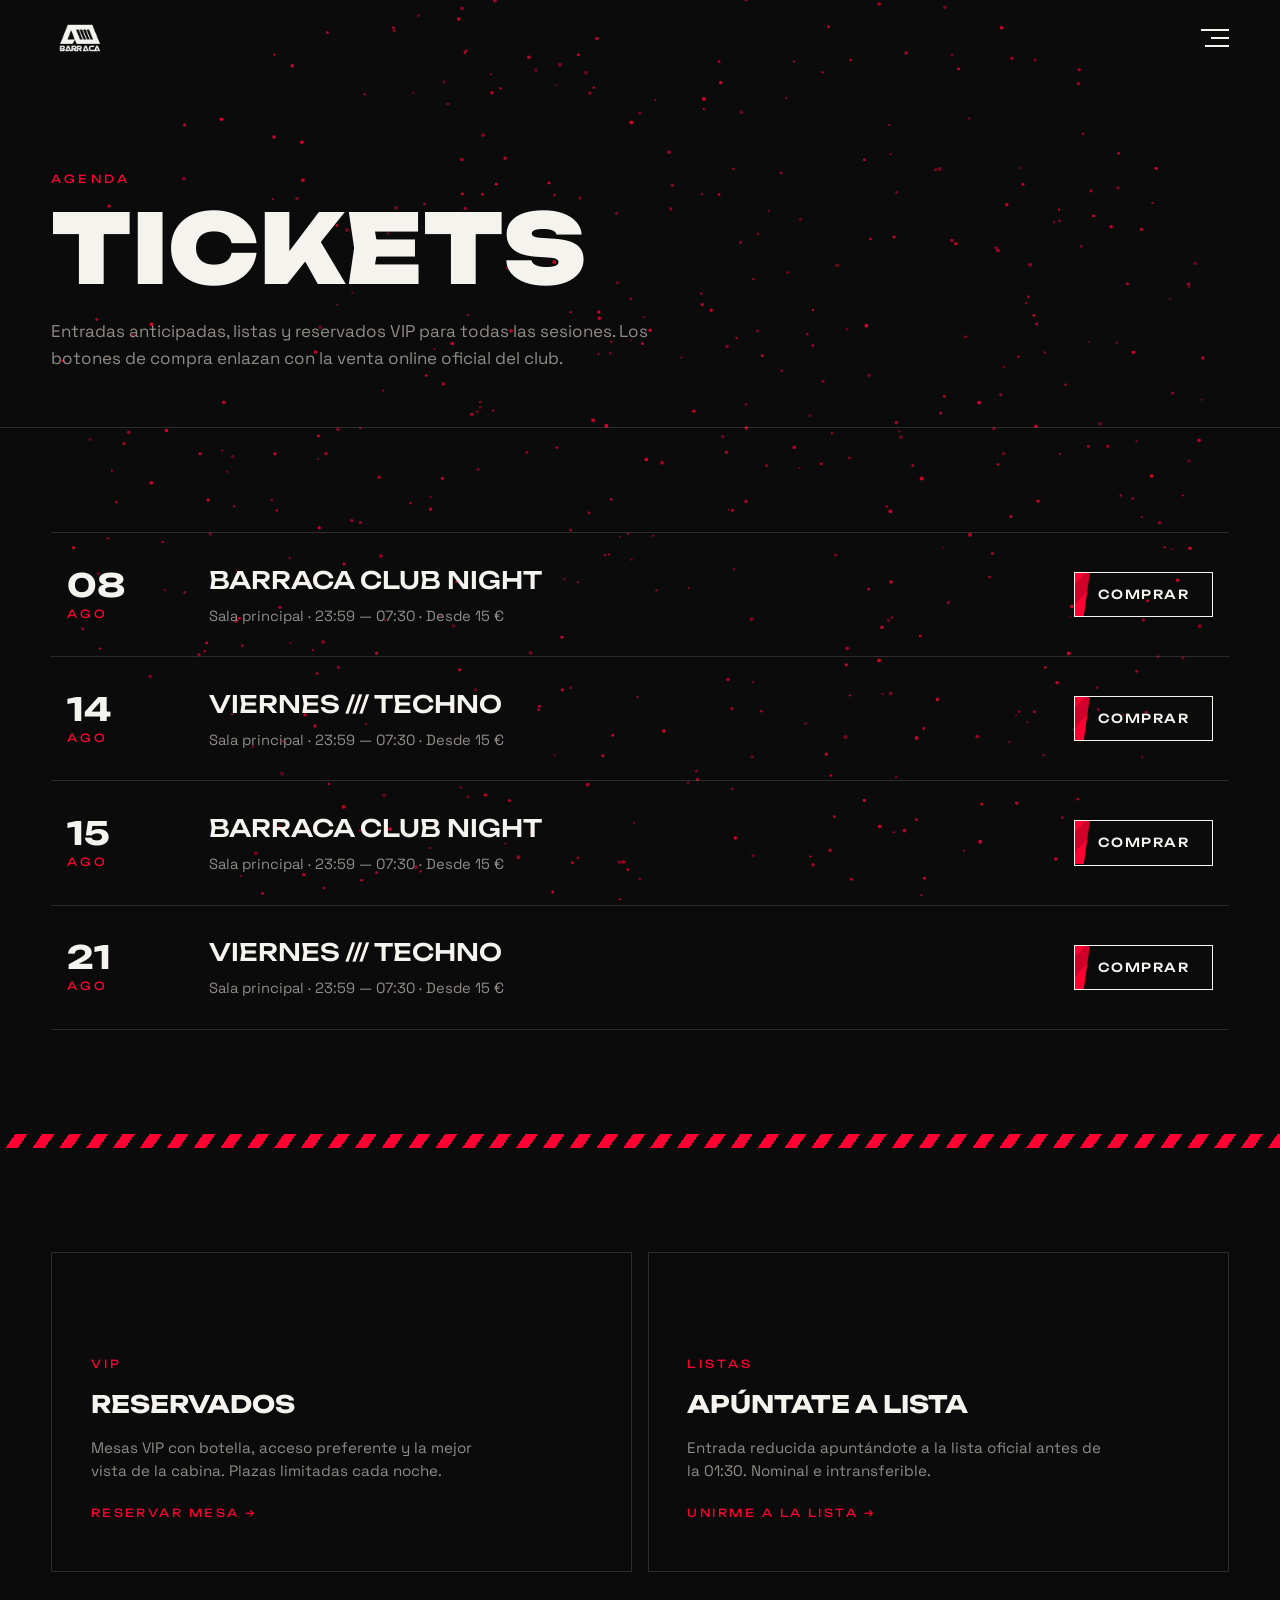
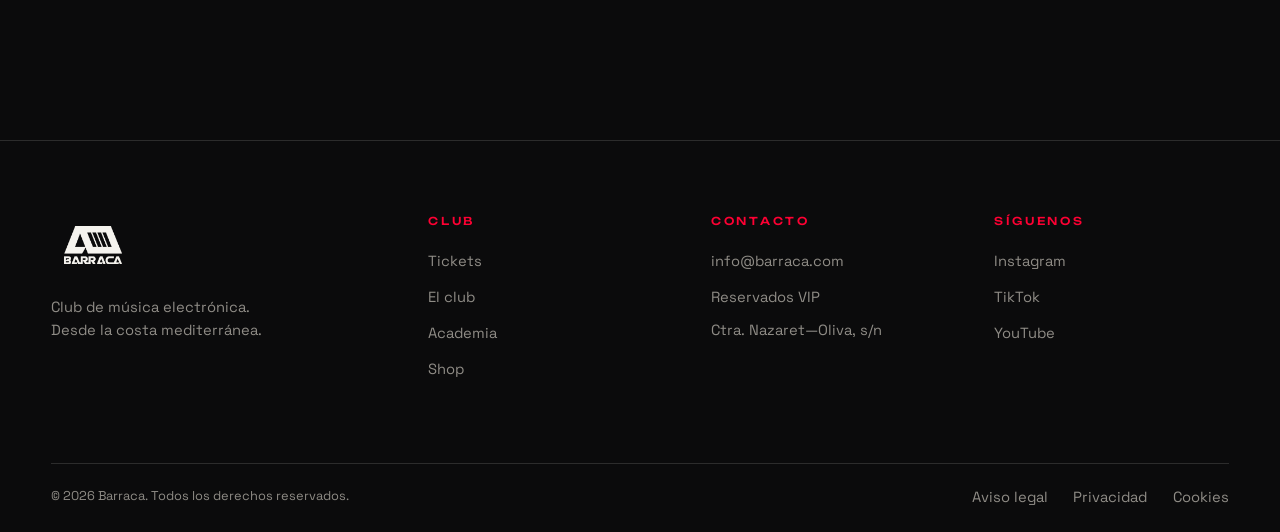
<file: tickets.html>
<!DOCTYPE html>
<html lang="es">
<head>
  <meta charset="UTF-8" />
  <meta name="viewport" content="width=device-width, initial-scale=1.0" />
  <title>Tickets — BARRACA</title>
  <meta name="description" content="Entradas, listas y reservados VIP para las sesiones de Barraca." />
  <link rel="icon" href="assets/logo-white.png" />
  <link rel="preconnect" href="https://fonts.googleapis.com" />
  <link rel="preconnect" href="https://fonts.gstatic.com" crossorigin />
  <link href="https://fonts.googleapis.com/css2?family=Unbounded:wght@400;500;700;900&family=Space+Grotesk:wght@400;500&display=swap" rel="stylesheet" />
  <link rel="stylesheet" href="styles.css" />
</head>
<body>

  <header class="header is-scrolled">
    <div class="header__inner">
      <a class="header__logo" href="index.html" aria-label="Barraca — inicio">
        <img src="assets/logo-white.png" alt="Barraca" />
      </a>
      <div class="menu">
        <nav class="nav" aria-label="Principal">
          <a href="tickets.html" aria-current="page">Tickets</a>
          <a href="club.html">Club</a>
          <a href="academia.html">Academia</a>
          <a href="shop.html">Shop</a>
        </nav>
        <button class="burger" aria-label="Menú" aria-expanded="false">
          <span></span><span></span><span></span>
        </button>
      </div>
    </div>
  </header>

  <main>
    <section class="page-hero">
      <div class="wrap">
        <span class="eyebrow">Agenda</span>
        <h1>Tickets</h1>
        <p>
          Entradas anticipadas, listas y reservados VIP para todas las sesiones.
          Los botones de compra enlazan con la venta online oficial del club.
        </p>
      </div>
    </section>

    <section class="section">
      <div class="wrap">

        <!-- Enlaza cada botón "Comprar" a la URL del evento en tu FV Site -->

        <article class="evento reveal">
          <div class="evento__fecha">
            <span class="dia">08</span>
            <span class="mes">Ago</span>
          </div>
          <div>
            <h3 class="evento__nombre">Barraca Club Night</h3>
            <p class="evento__lineup">Sala principal · 23:59 — 07:30 · Desde 15 €</p>
          </div>
          <a class="btn" href="#">Comprar</a>
        </article>

        <article class="evento reveal">
          <div class="evento__fecha">
            <span class="dia">14</span>
            <span class="mes">Ago</span>
          </div>
          <div>
            <h3 class="evento__nombre">Viernes /// Techno</h3>
            <p class="evento__lineup">Sala principal · 23:59 — 07:30 · Desde 15 €</p>
          </div>
          <a class="btn" href="#">Comprar</a>
        </article>

        <article class="evento reveal">
          <div class="evento__fecha">
            <span class="dia">15</span>
            <span class="mes">Ago</span>
          </div>
          <div>
            <h3 class="evento__nombre">Barraca Club Night</h3>
            <p class="evento__lineup">Sala principal · 23:59 — 07:30 · Desde 15 €</p>
          </div>
          <a class="btn" href="#">Comprar</a>
        </article>

        <article class="evento reveal">
          <div class="evento__fecha">
            <span class="dia">21</span>
            <span class="mes">Ago</span>
          </div>
          <div>
            <h3 class="evento__nombre">Viernes /// Techno</h3>
            <p class="evento__lineup">Sala principal · 23:59 — 07:30 · Desde 15 €</p>
          </div>
          <a class="btn" href="#">Comprar</a>
        </article>

      </div>
    </section>

    <div class="stripes" aria-hidden="true"></div>

    <section class="section">
      <div class="wrap duo">
        <div class="card reveal">
          <span class="eyebrow">VIP</span>
          <h3>Reservados</h3>
          <p>Mesas VIP con botella, acceso preferente y la mejor vista de la cabina. Plazas limitadas cada noche.</p>
          <a class="link" href="#">Reservar mesa →</a>
        </div>
        <div class="card reveal">
          <span class="eyebrow">Listas</span>
          <h3>Apúntate a lista</h3>
          <p>Entrada reducida apuntándote a la lista oficial antes de la 01:30. Nominal e intransferible.</p>
          <a class="link" href="#">Unirme a la lista →</a>
        </div>
      </div>
    </section>
  </main>

  <footer class="footer">
    <div class="wrap footer__main">
      <div>
        <img src="assets/logo-white.png" alt="Barraca" />
        <p>Club de música electrónica.<br />Desde la costa mediterránea.</p>
      </div>
      <div>
        <h4>Club</h4>
        <ul>
          <li><a href="tickets.html">Tickets</a></li>
          <li><a href="club.html">El club</a></li>
          <li><a href="academia.html">Academia</a></li>
          <li><a href="shop.html">Shop</a></li>
        </ul>
      </div>
      <div>
        <h4>Contacto</h4>
        <ul>
          <li><a href="mailto:info@barraca.com">info@barraca.com</a></li>
          <li><a href="tickets.html">Reservados VIP</a></li>
          <li><p>Ctra. Nazaret—Oliva, s/n</p></li>
        </ul>
      </div>
      <div>
        <h4>Síguenos</h4>
        <ul>
          <li><a href="#" rel="noopener">Instagram</a></li>
          <li><a href="#" rel="noopener">TikTok</a></li>
          <li><a href="#" rel="noopener">YouTube</a></li>
        </ul>
      </div>
    </div>
    <div class="wrap footer__legal">
      <span>© 2026 Barraca. Todos los derechos reservados.</span>
      <nav aria-label="Legal">
        <a href="#">Aviso legal</a>
        <a href="#">Privacidad</a>
        <a href="#">Cookies</a>
      </nav>
    </div>
  </footer>

  <script src="script.js"></script>
</body>
</html>
</file>
<file: styles.css>
/* ============================================================
   BARRACA — styles.css
   Paleta: negro #0B0B0C · hueso #F5F3EE · rojo #FF0033
   Display: Unbounded · Cuerpo: Space Grotesk
   ============================================================ */

:root {
  --negro: #0B0B0C;
  --negro-2: #131315;
  --hueso: #F5F3EE;
  --humo: #8F8C86;
  --rojo: #FF0033;
  --linea: rgba(245, 243, 238, 0.14);
  --display: "Unbounded", sans-serif;
  --cuerpo: "Space Grotesk", sans-serif;
  --header-h: 76px;
}

* { margin: 0; padding: 0; box-sizing: border-box; }

html { scroll-behavior: smooth; }

body {
  cursor: url("data:image/svg+xml;utf8,<svg xmlns='http://www.w3.org/2000/svg' width='22' height='22'><path d='M2 2 L20 9 L9 20 Z' fill='%23FF0033' stroke='%23F5F3EE' stroke-width='1.5'/></svg>") 2 2, auto;
  background: var(--negro);
  color: var(--hueso);
  font-family: var(--cuerpo);
  font-size: 17px;
  line-height: 1.55;
  -webkit-font-smoothing: antialiased;
}

img, video { display: block; max-width: 100%; }

a { color: inherit; text-decoration: none; }

/* fondo de partículas (lo crea script.js) */
.particles {
  position: fixed;
  inset: 0;
  width: 100%;
  height: 100%; /* clave: sin esto, en pantallas con escalado el dibujo se desplaza respecto al cursor */
  z-index: -1;
  pointer-events: none;
}

a, button, .btn, label, summary {
  cursor: url("data:image/svg+xml;utf8,<svg xmlns='http://www.w3.org/2000/svg' width='22' height='22'><path d='M2 2 L20 9 L9 20 Z' fill='%23F5F3EE' stroke='%23FF0033' stroke-width='1.5'/></svg>") 2 2, pointer;
}

:focus-visible {
  outline: 2px solid var(--rojo);
  outline-offset: 3px;
}

/* ---------- utilidades ---------- */

.wrap {
  width: min(1240px, 92vw);
  margin-inline: auto;
}

.eyebrow {
  font-family: var(--display);
  font-size: 0.7rem;
  font-weight: 400;
  letter-spacing: 0.28em;
  text-transform: uppercase;
  color: var(--rojo);
}

.btn {
  display: inline-flex;
  align-items: center;
  gap: 0.6em;
  font-family: var(--display);
  font-size: 0.78rem;
  font-weight: 500;
  letter-spacing: 0.12em;
  text-transform: uppercase;
  padding: 0.95em 1.8em;
  border: 1px solid var(--hueso);
  color: var(--hueso);
  background: transparent;
  cursor: pointer;
  position: relative;
  overflow: hidden;
  transition: color 0.25s ease, border-color 0.25s ease;
}

.btn::before {
  content: "";
  position: absolute;
  inset: 0;
  background: repeating-linear-gradient(
    -55deg,
    var(--rojo) 0 14px,
    #d1002a 14px 28px
  );
  transform: translateX(-101%) skewX(-8deg) scaleX(1.2);
  transition: transform 0.32s cubic-bezier(0.7, 0, 0.2, 1);
  z-index: -1;
}

.btn:hover { color: var(--negro); border-color: var(--rojo); }
.btn:hover::before { transform: translateX(0) skewX(0) scaleX(1.2); }

.btn--solid {
  background: var(--hueso);
  color: var(--negro);
  border-color: var(--hueso);
}

/* ---------- rayas firma (motivo del logo) ---------- */

.stripes {
  --s-color: var(--rojo);
  height: 14px;
  background: repeating-linear-gradient(
    -55deg,
    var(--s-color) 0 10px,
    transparent 10px 22px
  );
}

/* ---------- header ---------- */

.header {
  position: fixed;
  top: 0;
  left: 0;
  right: 0;
  z-index: 100;
  height: var(--header-h);
  display: flex;
  align-items: center;
}

/* Fondo del header: desenfoque que se desvanece por abajo,
   sin borde duro — la web se difumina bajo el header al hacer scroll */
.header::before {
  content: "";
  position: absolute;
  inset: 0 0 -42px;
  z-index: -1;
  pointer-events: none;
  background: linear-gradient(
    to bottom,
    rgba(11, 11, 12, 0.92) 0%,
    rgba(11, 11, 12, 0.82) 55%,
    rgba(11, 11, 12, 0) 100%
  );
  -webkit-backdrop-filter: blur(14px);
  backdrop-filter: blur(14px);
  -webkit-mask-image: linear-gradient(to bottom, #000 55%, transparent 100%);
  mask-image: linear-gradient(to bottom, #000 55%, transparent 100%);
  opacity: 0;
  transition: opacity 0.35s ease;
}

.header.is-scrolled::before { opacity: 1; }

.header__inner {
  position: relative;
  width: min(1240px, 92vw);
  margin-inline: auto;
  display: flex;
  align-items: center;
  justify-content: space-between;
  gap: 2rem;
}

.header__logo img { height: 44px; width: auto; }

/* El menú vive escondido junto al icono y se despliega
   hacia la izquierda al pasar el cursor por el header */
.menu {
  display: flex;
  align-items: center;
}

.nav {
  position: absolute;
  top: 50%;
  right: 44px;
  transform: translateY(-50%);
  display: flex;
  align-items: center;
  gap: 2.4rem;
  padding-right: 1.6rem; /* puente invisible hasta el icono: el hover no se corta */
  pointer-events: none;
}

.nav a {
  opacity: 0;
  transform: translateX(28px);
}

/* cascada: los enlaces aparecen desde el icono hacia la izquierda
   (el retardo solo afecta al despliegue, no al color del hover) */
.nav a:nth-child(4) { --d: 0s; }
.nav a:nth-child(3) { --d: 0.06s; }
.nav a:nth-child(2) { --d: 0.12s; }
.nav a:nth-child(1) { --d: 0.18s; }

/* el menú solo se despliega al posar el cursor sobre el icono
   (y se mantiene abierto mientras recorres las pestañas) */
.menu:hover .nav,
.menu:focus-within .nav,
.nav.is-open {
  pointer-events: auto;
}

.menu:hover .nav a,
.menu:focus-within .nav a,
.nav.is-open a {
  opacity: 1;
  transform: translateX(0);
}

/* al desplegar el menú, el header gana el mismo fondo difuminado */
.header:has(.menu:hover)::before,
.header:has(.menu:focus-within)::before {
  opacity: 1;
}

.nav a {
  font-family: var(--display);
  font-size: 1rem;
  font-weight: 500;
  letter-spacing: 0.16em;
  text-transform: uppercase;
  padding: 0.4em 0;
  position: relative;
  color: var(--hueso);
  transition:
    color 0.25s ease,
    opacity 0.3s ease var(--d, 0s),
    transform 0.45s cubic-bezier(0.2, 0.8, 0.2, 1) var(--d, 0s);
}

.nav a:hover { color: var(--rojo); }

.nav a::after {
  content: "";
  position: absolute;
  left: 0;
  bottom: -4px;
  width: 100%;
  height: 3px;
  background: repeating-linear-gradient(
    -55deg,
    var(--rojo) 0 6px,
    transparent 6px 12px
  );
  transform: scaleX(0);
  transform-origin: left;
  transition: transform 0.3s ease;
}

.nav a:hover::after,
.nav a[aria-current="page"]::after { transform: scaleX(1); }

.nav a[aria-current="page"] { color: var(--rojo); }


/* icono de menú (tres rayas) */
.burger {
  display: flex;
  background: none;
  border: 0;
  width: 44px;
  height: 44px;
  flex-direction: column;
  justify-content: center;
  align-items: flex-end;
  gap: 6px;
  flex-shrink: 0;
}
.burger span {
  display: block;
  height: 2px;
  background: var(--hueso);
  transition: width 0.3s ease, background 0.3s ease, transform 0.3s ease;
}
.burger span:nth-child(1) { width: 28px; }
.burger span:nth-child(2) { width: 18px; }
.burger span:nth-child(3) { width: 24px; }

.menu:hover .burger span,
.menu:focus-within .burger span {
  width: 28px;
  background: var(--rojo);
}

/* ---------- hero ---------- */

.hero {
  position: relative;
  min-height: 100svh;
  display: flex;
  flex-direction: column;
  justify-content: flex-end;
  overflow: hidden;
  isolation: isolate;
}

.hero__media {
  position: absolute;
  inset: 0;
  z-index: -2;
}

.hero__media video {
  width: 100%;
  height: 100%;
  object-fit: cover;
  opacity: 0.55;
}

/* fondo animado de rayas: se ve si no hay vídeo, o detrás de él */
.hero__stripes {
  position: absolute;
  inset: -20%;
  z-index: -3;
  background: repeating-linear-gradient(
    -55deg,
    rgba(255, 255, 255, 0.035) 0 90px,
    transparent 90px 180px
  );
  animation: drift 26s linear infinite;
}

@keyframes drift {
  to { transform: translateX(216px); }
}

.hero::after {
  content: "";
  position: absolute;
  inset: 0;
  z-index: -1;
  background: linear-gradient(
    to top,
    rgba(11, 11, 12, 0.7) 4%,
    rgba(11, 11, 12, 0.1) 45%,
    rgba(11, 11, 12, 0.35) 100%
  );
}

.hero__inner {
  padding-bottom: 4.5rem;
  padding-top: calc(var(--header-h) + 3rem);
}

.hero__next {
  display: flex;
  align-items: center;
  gap: 1rem;
  margin-bottom: 1.6rem;
}

.hero__next .dot {
  width: 9px;
  height: 9px;
  background: var(--rojo);
  animation: pulse 1.6s ease-in-out infinite;
}

@keyframes pulse {
  50% { opacity: 0.25; }
}

.hero__title {
  font-family: var(--display);
  font-weight: 900;
  font-size: clamp(3rem, 11.5vw, 10.5rem);
  line-height: 0.95;
  letter-spacing: 0.01em;
  text-transform: uppercase;
}

.hero__title .fina {
  color: var(--rojo);
  display: inline-block; /* necesario para poder escalarla */
  min-width: 5ch;        /* evita saltos bruscos al transformarse en "barraca" */
  white-space: nowrap;
}


.hero__meta {
  margin-top: 2rem;
  display: flex;
  flex-wrap: wrap;
  align-items: center;
  justify-content: space-between;
  gap: 1.5rem;
  border-top: 1px solid var(--linea);
  padding-top: 1.6rem;
}

.hero__claim {
  font-family: var(--display);
  font-weight: 500;
  font-size: clamp(1.05rem, 2.6vw, 1.9rem);
  line-height: 1.25;
  text-transform: uppercase;
  letter-spacing: 0.04em;
  color: var(--hueso);
  max-width: 24ch;
}

.hero__claim span {
  color: var(--rojo);
  white-space: nowrap;
}

/* ---------- marquee ---------- */

.marquee {
  border-block: 1px solid var(--linea);
  overflow: hidden;
  padding: 1rem 0;
  white-space: nowrap;
}

.marquee__track {
  display: inline-flex;
  gap: 3rem;
  animation: marquee 22s linear infinite;
}

.marquee span {
  font-family: var(--display);
  font-size: 0.8rem;
  letter-spacing: 0.3em;
  text-transform: uppercase;
  color: var(--humo);
}

.marquee span b { color: var(--rojo); font-weight: 500; }

@keyframes marquee {
  to { transform: translateX(-50%); }
}

/* ---------- secciones ---------- */

.section { padding: 6.5rem 0; }

.section__head {
  display: flex;
  align-items: flex-end;
  justify-content: space-between;
  gap: 2rem;
  margin-bottom: 3.2rem;
}

.section__head h2 {
  font-family: var(--display);
  font-weight: 700;
  font-size: clamp(1.8rem, 4.4vw, 3.4rem);
  text-transform: uppercase;
  line-height: 1.05;
  margin-top: 0.5rem;
}

/* eventos */

.evento {
  display: grid;
  grid-template-columns: 110px 1fr auto;
  align-items: center;
  gap: 2rem;
  padding: 1.8rem 1rem;
  border-top: 1px solid var(--linea);
  transition: background 0.25s ease;
}

.evento:last-of-type { border-bottom: 1px solid var(--linea); }

.evento:hover { background: var(--negro-2); }

.evento__fecha {
  font-family: var(--display);
  text-transform: uppercase;
  line-height: 1.1;
}

.evento__fecha .dia {
  font-size: 2rem;
  font-weight: 700;
  display: block;
}

.evento__fecha .mes {
  font-size: 0.7rem;
  letter-spacing: 0.25em;
  color: var(--rojo);
}

.evento__nombre {
  font-family: var(--display);
  font-size: clamp(1.05rem, 2.4vw, 1.5rem);
  font-weight: 500;
  text-transform: uppercase;
}

.evento__lineup {
  color: var(--humo);
  font-size: 0.92rem;
  margin-top: 0.35rem;
}

/* bloque club (foto + texto) */

.split {
  display: grid;
  grid-template-columns: 1.1fr 1fr;
  gap: 4rem;
  align-items: center;
}

.split h2 {
  font-family: var(--display);
  font-weight: 700;
  font-size: clamp(1.7rem, 3.8vw, 3rem);
  text-transform: uppercase;
  line-height: 1.08;
  margin: 0.6rem 0 1.4rem;
}

.split p { color: var(--humo); margin-bottom: 1.1rem; }

.split .btn { margin-top: 1.2rem; }

/* placeholder de foto/vídeo: sustituir por <img> reales */
.media-ph {
  position: relative;
  aspect-ratio: 4 / 5;
  background:
    repeating-linear-gradient(-55deg, rgba(255,77,0,0.16) 0 18px, transparent 18px 36px),
    linear-gradient(160deg, #1b1b1e, #0e0e10);
  border: 1px solid var(--linea);
  overflow: hidden;
}

.media-ph--wide { aspect-ratio: 16 / 10; }

.media-ph::after {
  content: attr(data-label);
  position: absolute;
  left: 1rem;
  bottom: 0.9rem;
  font-family: var(--display);
  font-size: 0.62rem;
  letter-spacing: 0.25em;
  text-transform: uppercase;
  color: var(--humo);
}

/* galería */

.galeria {
  display: grid;
  grid-template-columns: repeat(4, 1fr);
  gap: 1rem;
}

.galeria .media-ph { aspect-ratio: 3 / 4; }

.galeria .media-ph:nth-child(even) { translate: 0 2rem; }

/* tarjetas academia / shop en home */

.duo {
  display: grid;
  grid-template-columns: 1fr 1fr;
  gap: 1rem;
}

.card {
  position: relative;
  border: 1px solid var(--linea);
  padding: 3rem 2.4rem;
  min-height: 320px;
  display: flex;
  flex-direction: column;
  justify-content: flex-end;
  gap: 0.8rem;
  overflow: hidden;
  transition: border-color 0.3s ease;
}

.card::before {
  content: "";
  position: absolute;
  top: 0;
  left: 0;
  right: 0;
  height: 6px;
  background: repeating-linear-gradient(-55deg, var(--rojo) 0 10px, transparent 10px 20px);
  opacity: 0;
  transition: opacity 0.3s ease;
}

.card:hover { border-color: var(--rojo); }
.card:hover::before { opacity: 1; }

.card h3 {
  font-family: var(--display);
  font-size: 1.5rem;
  font-weight: 700;
  text-transform: uppercase;
}

.card p { color: var(--humo); font-size: 0.95rem; max-width: 42ch; }

.card .link {
  font-family: var(--display);
  font-size: 0.7rem;
  letter-spacing: 0.22em;
  text-transform: uppercase;
  color: var(--rojo);
  margin-top: 0.6rem;
}

/* ---------- páginas interiores ---------- */

.page-hero {
  padding: calc(var(--header-h) + 5.5rem) 0 3.5rem;
  border-bottom: 1px solid var(--linea);
}

.page-hero h1 {
  font-family: var(--display);
  font-weight: 900;
  font-size: clamp(2.6rem, 8vw, 6rem);
  text-transform: uppercase;
  line-height: 1;
  margin-top: 0.6rem;
}

.page-hero p {
  color: var(--humo);
  max-width: 60ch;
  margin-top: 1.4rem;
}

/* grid de shop */

.grid-3 {
  display: grid;
  grid-template-columns: repeat(3, 1fr);
  gap: 1.2rem;
}

.producto .media-ph { aspect-ratio: 1; }

.producto h3 {
  font-family: var(--display);
  font-size: 0.95rem;
  font-weight: 500;
  text-transform: uppercase;
  margin-top: 1rem;
}

.producto .precio { color: var(--rojo); font-size: 0.95rem; margin-top: 0.2rem; }

/* ---------- footer ---------- */

.footer {
  border-top: 1px solid var(--linea);
  margin-top: 4rem;
}

.footer__main {
  display: grid;
  grid-template-columns: 1.4fr 1fr 1fr 1fr;
  gap: 3rem;
  padding: 4.5rem 0;
}

.footer__main img { height: 64px; width: auto; margin-bottom: 1.2rem; }

.footer h4 {
  font-family: var(--display);
  font-size: 0.68rem;
  font-weight: 500;
  letter-spacing: 0.25em;
  text-transform: uppercase;
  color: var(--rojo);
  margin-bottom: 1.1rem;
}

.footer ul { list-style: none; }

.footer li { margin-bottom: 0.6rem; }

.footer a, .footer p {
  color: var(--humo);
  font-size: 0.92rem;
  transition: color 0.2s ease;
}

.footer a:hover { color: var(--hueso); }

.footer__legal {
  border-top: 1px solid var(--linea);
  padding: 1.4rem 0;
  display: flex;
  flex-wrap: wrap;
  justify-content: space-between;
  gap: 1rem;
  font-size: 0.8rem;
  color: var(--humo);
}

.footer__legal nav { display: flex; gap: 1.6rem; }

/* ---------- reveal al hacer scroll ---------- */

.reveal {
  opacity: 0;
  transform: translateY(28px);
  transition: opacity 0.7s ease, transform 0.7s ease;
}

.reveal.is-visible {
  opacity: 1;
  transform: none;
}

/* ---------- responsive ---------- */

@media (max-width: 900px) {
  .split, .duo, .footer__main { grid-template-columns: 1fr; }
  .galeria { grid-template-columns: repeat(2, 1fr); }
  .grid-3 { grid-template-columns: repeat(2, 1fr); }
  .section { padding: 4.5rem 0; }

  .nav {
    position: fixed;
    inset: var(--header-h) 0 auto 0;
    right: auto;
    padding-right: 4vw;
    top: var(--header-h);
    flex-direction: column;
    align-items: flex-start;
    gap: 0;
    background: var(--negro);
    border-bottom: 1px solid var(--linea);
    padding: 1rem 4vw 2rem;
    transform: translateY(-115%);
    transition: transform 0.35s ease;
  }

  .nav.is-open { transform: none; }

  .nav a {
    font-size: 1.1rem;
    padding: 0.9rem 0;
    width: 100%;
    border-bottom: 1px solid var(--linea);
    opacity: 1;
    transform: none;
    transition-delay: 0s;
  }

  /* en táctil no hay hover: el panel solo se abre con el icono */
  .menu:hover .nav:not(.is-open) { pointer-events: none; }

  body.nav-open .burger span { width: 28px; }
  body.nav-open .burger span:nth-child(1) { transform: translateY(8px) rotate(45deg); }
  body.nav-open .burger span:nth-child(2) { opacity: 0; }
  body.nav-open .burger span:nth-child(3) { transform: translateY(-8px) rotate(-45deg); }
}

@media (max-width: 560px) {
  .evento { grid-template-columns: 72px 1fr; }
  .evento .btn { grid-column: 2; justify-self: start; }
  .galeria .media-ph:nth-child(even) { translate: 0 1rem; }
  .grid-3 { grid-template-columns: 1fr; }
}

@media (prefers-reduced-motion: reduce) {
  *, *::before, *::after {
    animation-duration: 0.01ms !important;
    animation-iteration-count: 1 !important;
    transition-duration: 0.01ms !important;
  }
  html { scroll-behavior: auto; }
  .reveal { opacity: 1; transform: none; }
}
</file>
